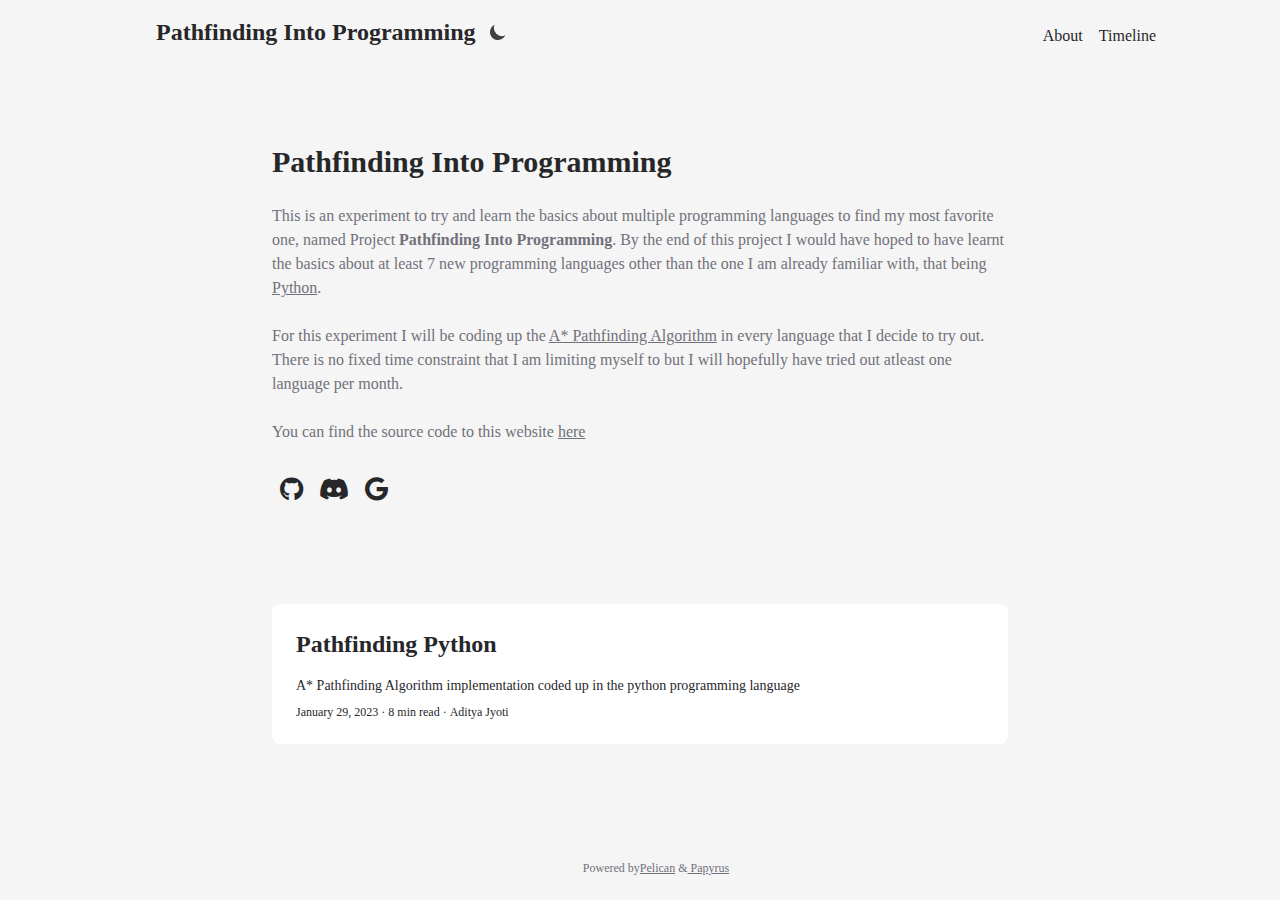
<file: index.html>
<!DOCTYPE html>
<html lang="english">

<head>
    <meta charset="utf-8" />
    <meta name="viewport" content="width=device-width, initial-scale=1.0" />
    <meta name="generator" content="Pelican" />
    <title> Pathfinding Into Programming </title>
    <link rel="stylesheet" href="https://cdnjs.cloudflare.com/ajax/libs/font-awesome/5.15.4/css/all.min.css" />
    <link rel="stylesheet" href="https://fonts.googleapis.com/css?family=Roboto+Slab|Ruda" />
    <link rel="stylesheet" type="text/css" href="https://pathfinding-into-programming.github.io/theme/css/main.css" />
    <link rel="stylesheet" type="text/css" href="https://pathfinding-into-programming.github.io/theme/css/pygment.css" />
    <link rel="stylesheet" href="https://pathfinding-into-programming.github.io/theme/css/stork.css">
    <link rel="stylesheet" media="screen and (prefers-color-scheme: dark)"
        href="https://pathfinding-into-programming.github.io/theme/css/stork-dark.css">
    <link
        href="https://pathfinding-into-programming.github.io/feeds/all.atom.xml"
        type="application/atom+xml" rel="alternate" title="Pathfinding Into Programming Atom Feed" />
    <script>
        if (localStorage.getItem('color-theme') === 'dark' || (!('color-theme' in localStorage) && window.matchMedia(
                '(prefers-color-scheme: dark)').matches)) {
            document.documentElement.classList.add('dark');
        } else {
            document.documentElement.classList.remove('dark')
        }
    </script>
</head>

<body class="min-h-screen flex flex-col max-w-7xl lg:max-w-none text-zinc-800 bg-neutral-100 
    dark:bg-neutral-900 dark:text-zinc-300 container mx-auto justify-center md:px-3 ">
    <nav class="sm:flex sm:justify-between xl:ml-32 pl-4 items-center">
        <div class="flex pt-4">
            <h1 class="font-semibold text-2xl"><a href="https://pathfinding-into-programming.github.io/">Pathfinding Into Programming</a></h1>
            <button id="theme-toggle" type="button"
                class="text-zinc-700 dark:text-zinc-400 rounded-full focus:outline-none text-sm ml-2 p-1">
                <svg id="theme-toggle-dark-icon" class="w-5 h-5 hidden" fill="currentColor" viewBox="0 0 20 20"
                    xmlns="http://www.w3.org/2000/svg">
                    <path d="M17.293 13.293A8 8 0 016.707 2.707a8.001 8.001 0 1010.586 10.586z"></path>
                </svg>
                <svg id="theme-toggle-light-icon" class="w-5 h-5 hidden" fill="currentColor" viewBox="0 0 20 20"
                    xmlns="http://www.w3.org/2000/svg">
                    <path
                        d="M10 2a1 1 0 011 1v1a1 1 0 11-2 0V3a1 1 0 011-1zm4 8a4 4 0 11-8 0 4 4 0 018 0zm-.464 4.95l.707.707a1 1 0 001.414-1.414l-.707-.707a1 1 0 00-1.414 1.414zm2.12-10.607a1 1 0 010 1.414l-.706.707a1 1 0 11-1.414-1.414l.707-.707a1 1 0 011.414 0zM17 11a1 1 0 100-2h-1a1 1 0 100 2h1zm-7 4a1 1 0 011 1v1a1 1 0 11-2 0v-1a1 1 0 011-1zM5.05 6.464A1 1 0 106.465 5.05l-.708-.707a1 1 0 00-1.414 1.414l.707.707zm1.414 8.486l-.707.707a1 1 0 01-1.414-1.414l.707-.707a1 1 0 011.414 1.414zM4 11a1 1 0 100-2H3a1 1 0 000 2h1z"
                        fill-rule="evenodd" clip-rule="evenodd"></path>
                </svg>
            </button>
        </div>
        <ul class="flex flex-wrap lg:mr-24 md:pt-0">
            <li class="mr-4 pt-6"><a  href="https://pathfinding-into-programming.github.io/pages/about.html">About</a></li>
            <li class="mr-4 pt-6"><a  href="https://pathfinding-into-programming.github.io/pages/timeline.html">Timeline</a></li>
        </ul>
    </nav>
    <div class="flex-grow md:max-w-screen-md md:mx-auto md:w-3/4 px-4">

<div class="my-12 md:my-24 text-zinc-800 dark:text-zinc-300">
  <h1 class="mb-6 text-3xl font-bold">Pathfinding Into Programming</h1>
    <p class="mb-8 text-zinc-500 dark:text-zinc-400"> 
This is an experiment to try and learn the basics about multiple 
programming languages to find my most favorite one, named Project 
<strong>Pathfinding Into Programming</strong>. By the end of this 
project I would have hoped to have learnt the basics about at least 
7 new programming languages other than the one I am already familiar 
with, that being <a class='underline' href='https://en.wikipedia.org/wiki/Python_(programming_language)'>Python</a>.
<br><br>
For this experiment I will be coding up the <a class='underline' 
href='https://en.wikipedia.org/wiki/A*_search_algorithm'>A* 
Pathfinding Algorithm</a> in every language that I decide to try
out. There is no fixed time constraint that I am limiting myself 
to but I will hopefully have tried out atleast one language per month.
<br><br>
You can find the source code to this website <a class='underline' 
href='https://github.com/Reverend-Toady/pathfinding-into-programming'>
here</a>
</p>
  <ul class="flex px-2 space-x-4 text-lg">
    <li><a href="https://github.com/Reverend-Toady"><i class="fab fa-github fa-lg" aria-hidden="true" target="_blank"
          rel="noopener noreferrer" title="github"></i></a></li>
    <li><a href="https://discordapp.com/users/593036316980019220"><i class="fab fa-discord fa-lg" aria-hidden="true" target="_blank"
          rel="noopener noreferrer" title="discord"></i></a></li>
    <li><a href="mailto:rev.toady.py@gmail.com"><i class="fab fa-google fa-lg" aria-hidden="true" target="_blank"
          rel="noopener noreferrer" title="google"></i></a></li>
  </ul>
</div>

<div class="py-1">
  <ul>
    <a href="https://pathfinding-into-programming.github.io/pathfinding-python.html" rel="bookmark" title="Permalink to Pathfinding Python">
      <li class="transition ease-in active:-translate-y-1 active:scale-110 duration-75">
        <div class="bg-white dark:bg-zinc-800 p-4 md:p-6 mb-4 rounded-lg">
          <header class="font-semibold text-2xl mb-2">
            <h1>Pathfinding Python</h1>
          </header>
          <div class="max-w-7xl container mx-auto my-4 justify-center overflow-hidden mb-2 text-sm text-zinc-800 dark:text-zinc-400
          prose lg:max-w-none prose-headings:text-zinc-800 prose-headings:dark:text-zinc-300 
          prose-h1:text-3xl prose-headings:font-semibold 
          prose-pre:bg-zinc-200 prose-pre:text-zinc-800
          dark:prose-pre:bg-zinc-800 dark:prose-pre:text-zinc-200
          prose-blockquote:text-zinc-800
          dark:prose-blockquote:text-zinc-200
          prose-a:text-gray-500
          dark:prose-a:text-gray-400
          dark:prose-strong:text-zinc-200 
          dark:prose-code:text-zinc-200
          dark:prose-code:bg-zinc-800
          prose-code:bg-zinc-200
          prose-code:font-light
          prose-img:rounded-md
          ">
            <p>A* Pathfinding Algorithm implementation coded up in the python programming language</p>
          </div>
          <div class="flex text-xs text-zinc-800 dark:text-zinc-400">
            <time>January 29, 2023</time>
            <div>
                <span>&nbsp;·&nbsp;8 min read</span>
            </div>
            <div>
                <span>&nbsp;·&nbsp;Aditya Jyoti</span>
            </div>
          </div>
      </li>
    </a>
  </ul>
</div>

    </div>
    <footer class="flex w-full text-xs justify-center mt-10 mb-6 text-zinc-500 dark:text-zinc-400">
        <div class="px-4">
        </div>
            <span></span>Powered by
            <a class="underline" href="https://getpelican.com/">Pelican</a>&nbsp;&
            <a class="underline" href="https://github.com/aleylara/Papyrus">&nbsp;Papyrus</a>
        </div>
    </footer>


    <script>
        let themeToggleDarkIcon = document.getElementById('theme-toggle-dark-icon');
        let themeToggleLightIcon = document.getElementById('theme-toggle-light-icon');
        if (localStorage.getItem('color-theme') === 'dark' || (!('color-theme' in localStorage) && window.matchMedia(
                '(prefers-color-scheme: dark)').matches)) {
            themeToggleLightIcon.classList.remove('hidden');
        } else {
            themeToggleDarkIcon.classList.remove('hidden');
        }
        let themeToggleBtn = document.getElementById('theme-toggle');
        themeToggleBtn.addEventListener('click', function () {
            themeToggleDarkIcon.classList.toggle('hidden');
            themeToggleLightIcon.classList.toggle('hidden');
            if (localStorage.getItem('color-theme')) {
                if (localStorage.getItem('color-theme') === 'light') {
                    document.documentElement.classList.add('dark');
                    localStorage.setItem('color-theme', 'dark');
                } else {
                    document.documentElement.classList.remove('dark');
                    localStorage.setItem('color-theme', 'light');
                }
            } else {
                if (document.documentElement.classList.contains('dark')) {
                    document.documentElement.classList.remove('dark');
                    localStorage.setItem('color-theme', 'light');
                } else {
                    document.documentElement.classList.add('dark');
                    localStorage.setItem('color-theme', 'dark');
                }
            }
        });
    </script>
</body>

</html>
</file>
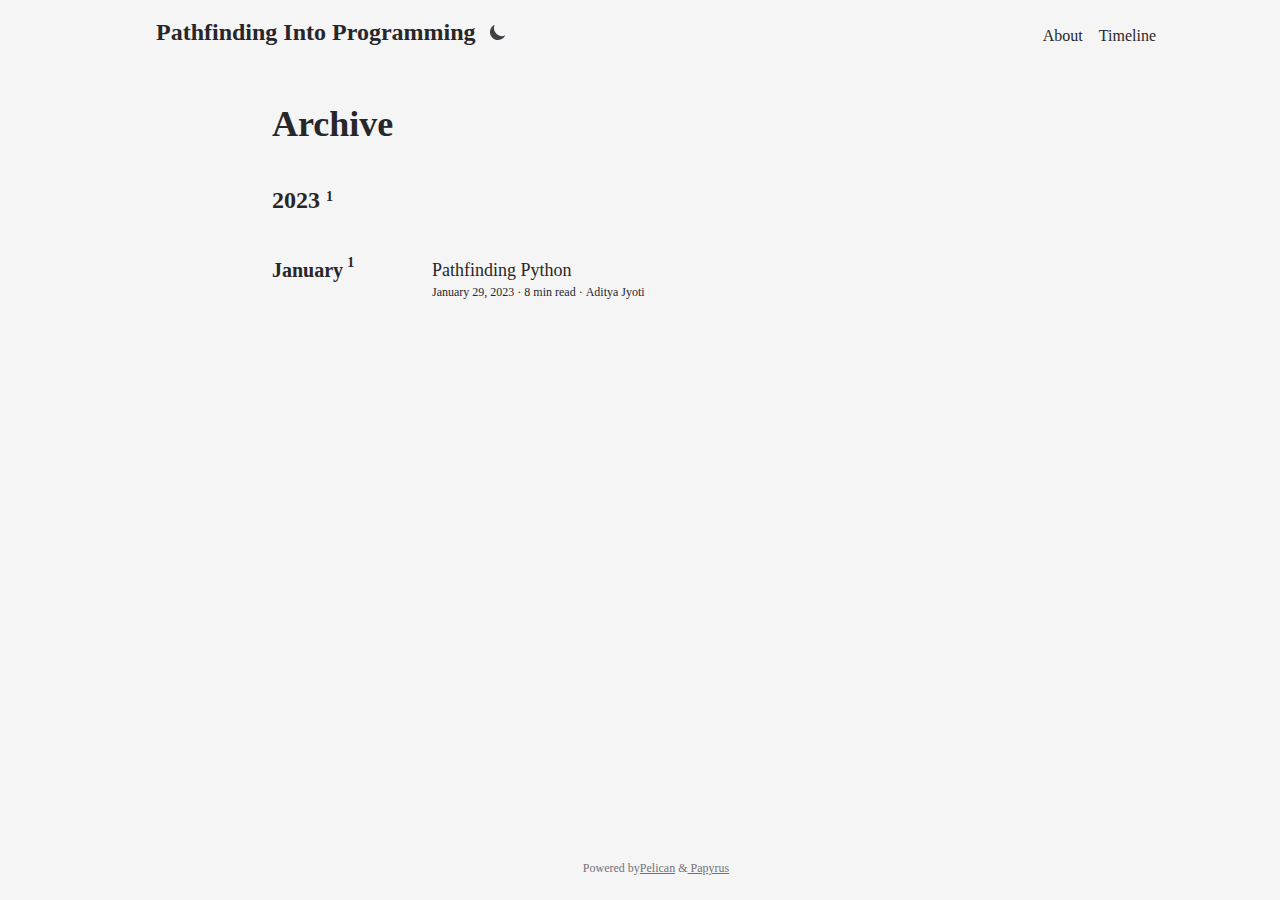
<file: archives.html>
<!DOCTYPE html>
<html lang="english">

<head>
    <meta charset="utf-8" />
    <meta name="viewport" content="width=device-width, initial-scale=1.0" />
    <meta name="generator" content="Pelican" />
    <title>Archive | Pathfinding Into Programming</title>
    <link rel="stylesheet" href="https://cdnjs.cloudflare.com/ajax/libs/font-awesome/5.15.4/css/all.min.css" />
    <link rel="stylesheet" href="https://fonts.googleapis.com/css?family=Roboto+Slab|Ruda" />
    <link rel="stylesheet" type="text/css" href="https://pathfinding-into-programming.github.io/theme/css/main.css" />
    <link rel="stylesheet" type="text/css" href="https://pathfinding-into-programming.github.io/theme/css/pygment.css" />
    <link rel="stylesheet" href="https://pathfinding-into-programming.github.io/theme/css/stork.css">
    <link rel="stylesheet" media="screen and (prefers-color-scheme: dark)"
        href="https://pathfinding-into-programming.github.io/theme/css/stork-dark.css">
    <link
        href="https://pathfinding-into-programming.github.io/feeds/all.atom.xml"
        type="application/atom+xml" rel="alternate" title="Pathfinding Into Programming Atom Feed" />
    <script>
        if (localStorage.getItem('color-theme') === 'dark' || (!('color-theme' in localStorage) && window.matchMedia(
                '(prefers-color-scheme: dark)').matches)) {
            document.documentElement.classList.add('dark');
        } else {
            document.documentElement.classList.remove('dark')
        }
    </script>
</head>

<body class="min-h-screen flex flex-col max-w-7xl lg:max-w-none text-zinc-800 bg-neutral-100 
    dark:bg-neutral-900 dark:text-zinc-300 container mx-auto justify-center md:px-3 ">
    <nav class="sm:flex sm:justify-between xl:ml-32 pl-4 items-center">
        <div class="flex pt-4">
            <h1 class="font-semibold text-2xl"><a href="https://pathfinding-into-programming.github.io/">Pathfinding Into Programming</a></h1>
            <button id="theme-toggle" type="button"
                class="text-zinc-700 dark:text-zinc-400 rounded-full focus:outline-none text-sm ml-2 p-1">
                <svg id="theme-toggle-dark-icon" class="w-5 h-5 hidden" fill="currentColor" viewBox="0 0 20 20"
                    xmlns="http://www.w3.org/2000/svg">
                    <path d="M17.293 13.293A8 8 0 016.707 2.707a8.001 8.001 0 1010.586 10.586z"></path>
                </svg>
                <svg id="theme-toggle-light-icon" class="w-5 h-5 hidden" fill="currentColor" viewBox="0 0 20 20"
                    xmlns="http://www.w3.org/2000/svg">
                    <path
                        d="M10 2a1 1 0 011 1v1a1 1 0 11-2 0V3a1 1 0 011-1zm4 8a4 4 0 11-8 0 4 4 0 018 0zm-.464 4.95l.707.707a1 1 0 001.414-1.414l-.707-.707a1 1 0 00-1.414 1.414zm2.12-10.607a1 1 0 010 1.414l-.706.707a1 1 0 11-1.414-1.414l.707-.707a1 1 0 011.414 0zM17 11a1 1 0 100-2h-1a1 1 0 100 2h1zm-7 4a1 1 0 011 1v1a1 1 0 11-2 0v-1a1 1 0 011-1zM5.05 6.464A1 1 0 106.465 5.05l-.708-.707a1 1 0 00-1.414 1.414l.707.707zm1.414 8.486l-.707.707a1 1 0 01-1.414-1.414l.707-.707a1 1 0 011.414 1.414zM4 11a1 1 0 100-2H3a1 1 0 000 2h1z"
                        fill-rule="evenodd" clip-rule="evenodd"></path>
                </svg>
            </button>
        </div>
        <ul class="flex flex-wrap lg:mr-24 md:pt-0">
            <li class="mr-4 pt-6"><a  href="https://pathfinding-into-programming.github.io/pages/about.html">About</a></li>
            <li class="mr-4 pt-6"><a  href="https://pathfinding-into-programming.github.io/pages/timeline.html">Timeline</a></li>
        </ul>
    </nav>
    <div class="flex-grow md:max-w-screen-md md:mx-auto md:w-3/4 px-4">

<div class="md:mt-14 text-zinc-800 dark:text-zinc-300 pb-6">
    <h1 class="font-bold text-4xl my-10">Archive</h1>
    <ul class=" flex-col">
        <h3 class="text-2xl font-semibold my-8">2023
            <sup class="text-sm text-zinc-800 dark:text-zinc-400">
                    1

            </sup>
        </h3>
        <div class="md:flex my-1">
            <time class="text-xl font-semibold flex mt-6 md:mt-2 md:w-40">January
                <sup class="text-sm m-1 text-zinc-800 dark:text-zinc-400">
                        1

                </sup>
            </time>
            <a href="https://pathfinding-into-programming.github.io/pathfinding-python.html">
                <li class="flex-1 md:mt-2"><span class="text-lg">Pathfinding Python</span><br>
                    <div class="flex text-xs text-zinc-800 dark:text-zinc-400">
                        <time>January 29, 2023</time>
                        <div>
                            <span>&nbsp;·&nbsp;8 min read</span>
                        </div>
                        <div>
                            <span>&nbsp;·&nbsp;Aditya Jyoti</span>
                        </div>
                    </div>
                </li>
            </a>
        </div>
    </ul>
</div>

    </div>
    <footer class="flex w-full text-xs justify-center mt-10 mb-6 text-zinc-500 dark:text-zinc-400">
        <div class="px-4">
        </div>
            <span></span>Powered by
            <a class="underline" href="https://getpelican.com/">Pelican</a>&nbsp;&
            <a class="underline" href="https://github.com/aleylara/Papyrus">&nbsp;Papyrus</a>
        </div>
    </footer>


    <script>
        let themeToggleDarkIcon = document.getElementById('theme-toggle-dark-icon');
        let themeToggleLightIcon = document.getElementById('theme-toggle-light-icon');
        if (localStorage.getItem('color-theme') === 'dark' || (!('color-theme' in localStorage) && window.matchMedia(
                '(prefers-color-scheme: dark)').matches)) {
            themeToggleLightIcon.classList.remove('hidden');
        } else {
            themeToggleDarkIcon.classList.remove('hidden');
        }
        let themeToggleBtn = document.getElementById('theme-toggle');
        themeToggleBtn.addEventListener('click', function () {
            themeToggleDarkIcon.classList.toggle('hidden');
            themeToggleLightIcon.classList.toggle('hidden');
            if (localStorage.getItem('color-theme')) {
                if (localStorage.getItem('color-theme') === 'light') {
                    document.documentElement.classList.add('dark');
                    localStorage.setItem('color-theme', 'dark');
                } else {
                    document.documentElement.classList.remove('dark');
                    localStorage.setItem('color-theme', 'light');
                }
            } else {
                if (document.documentElement.classList.contains('dark')) {
                    document.documentElement.classList.remove('dark');
                    localStorage.setItem('color-theme', 'light');
                } else {
                    document.documentElement.classList.add('dark');
                    localStorage.setItem('color-theme', 'dark');
                }
            }
        });
    </script>
</body>

</html>
</file>
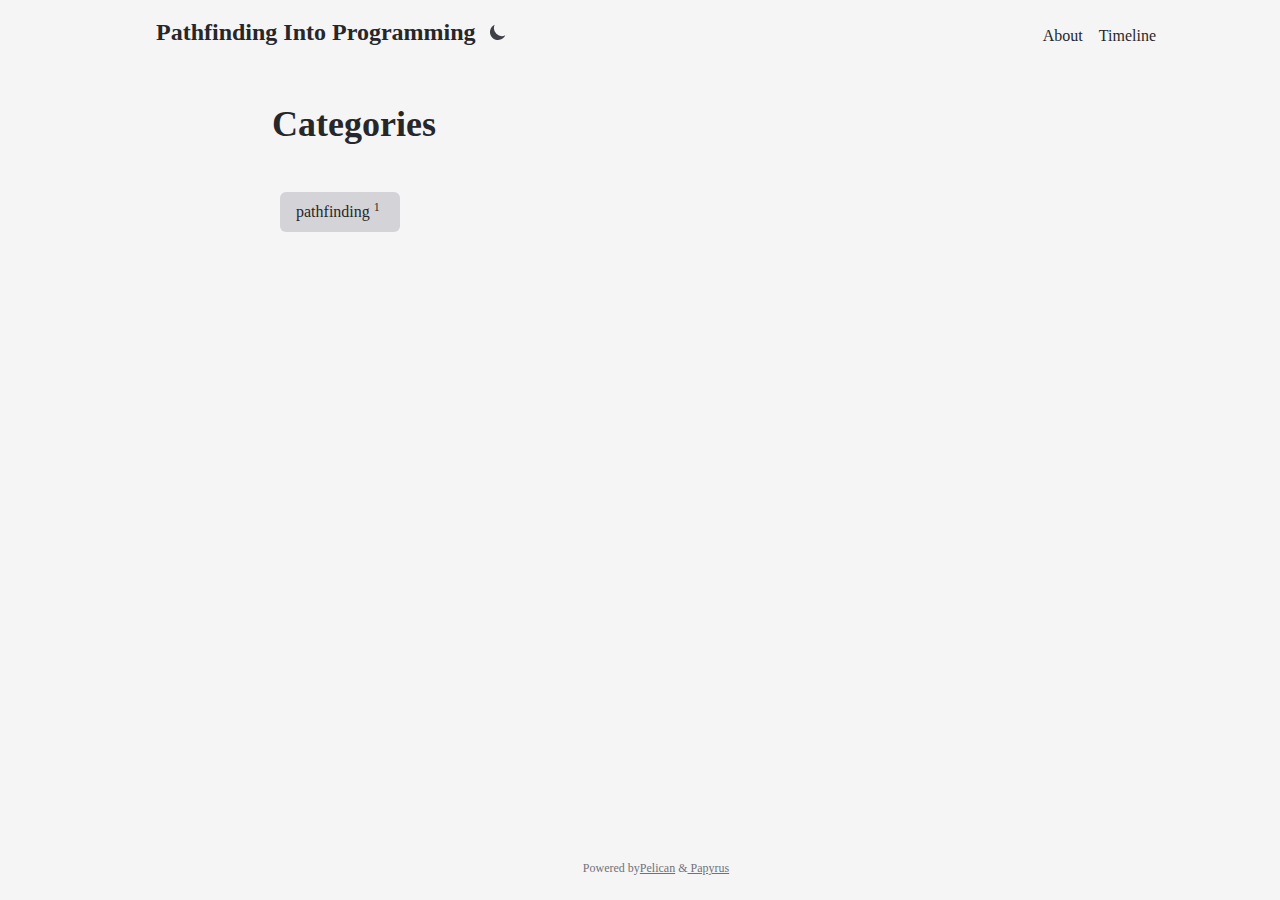
<file: categories.html>
<!DOCTYPE html>
<html lang="english">

<head>
    <meta charset="utf-8" />
    <meta name="viewport" content="width=device-width, initial-scale=1.0" />
    <meta name="generator" content="Pelican" />
    <title>Pathfinding Into Programming | Categories</title>
    <link rel="stylesheet" href="https://cdnjs.cloudflare.com/ajax/libs/font-awesome/5.15.4/css/all.min.css" />
    <link rel="stylesheet" href="https://fonts.googleapis.com/css?family=Roboto+Slab|Ruda" />
    <link rel="stylesheet" type="text/css" href="https://pathfinding-into-programming.github.io/theme/css/main.css" />
    <link rel="stylesheet" type="text/css" href="https://pathfinding-into-programming.github.io/theme/css/pygment.css" />
    <link rel="stylesheet" href="https://pathfinding-into-programming.github.io/theme/css/stork.css">
    <link rel="stylesheet" media="screen and (prefers-color-scheme: dark)"
        href="https://pathfinding-into-programming.github.io/theme/css/stork-dark.css">
    <link
        href="https://pathfinding-into-programming.github.io/feeds/all.atom.xml"
        type="application/atom+xml" rel="alternate" title="Pathfinding Into Programming Atom Feed" />
    <script>
        if (localStorage.getItem('color-theme') === 'dark' || (!('color-theme' in localStorage) && window.matchMedia(
                '(prefers-color-scheme: dark)').matches)) {
            document.documentElement.classList.add('dark');
        } else {
            document.documentElement.classList.remove('dark')
        }
    </script>
</head>

<body class="min-h-screen flex flex-col max-w-7xl lg:max-w-none text-zinc-800 bg-neutral-100 
    dark:bg-neutral-900 dark:text-zinc-300 container mx-auto justify-center md:px-3 ">
    <nav class="sm:flex sm:justify-between xl:ml-32 pl-4 items-center">
        <div class="flex pt-4">
            <h1 class="font-semibold text-2xl"><a href="https://pathfinding-into-programming.github.io/">Pathfinding Into Programming</a></h1>
            <button id="theme-toggle" type="button"
                class="text-zinc-700 dark:text-zinc-400 rounded-full focus:outline-none text-sm ml-2 p-1">
                <svg id="theme-toggle-dark-icon" class="w-5 h-5 hidden" fill="currentColor" viewBox="0 0 20 20"
                    xmlns="http://www.w3.org/2000/svg">
                    <path d="M17.293 13.293A8 8 0 016.707 2.707a8.001 8.001 0 1010.586 10.586z"></path>
                </svg>
                <svg id="theme-toggle-light-icon" class="w-5 h-5 hidden" fill="currentColor" viewBox="0 0 20 20"
                    xmlns="http://www.w3.org/2000/svg">
                    <path
                        d="M10 2a1 1 0 011 1v1a1 1 0 11-2 0V3a1 1 0 011-1zm4 8a4 4 0 11-8 0 4 4 0 018 0zm-.464 4.95l.707.707a1 1 0 001.414-1.414l-.707-.707a1 1 0 00-1.414 1.414zm2.12-10.607a1 1 0 010 1.414l-.706.707a1 1 0 11-1.414-1.414l.707-.707a1 1 0 011.414 0zM17 11a1 1 0 100-2h-1a1 1 0 100 2h1zm-7 4a1 1 0 011 1v1a1 1 0 11-2 0v-1a1 1 0 011-1zM5.05 6.464A1 1 0 106.465 5.05l-.708-.707a1 1 0 00-1.414 1.414l.707.707zm1.414 8.486l-.707.707a1 1 0 01-1.414-1.414l.707-.707a1 1 0 011.414 1.414zM4 11a1 1 0 100-2H3a1 1 0 000 2h1z"
                        fill-rule="evenodd" clip-rule="evenodd"></path>
                </svg>
            </button>
        </div>
        <ul class="flex flex-wrap lg:mr-24 md:pt-0">
            <li class="mr-4 pt-6"><a  href="https://pathfinding-into-programming.github.io/pages/about.html">About</a></li>
            <li class="mr-4 pt-6"><a  href="https://pathfinding-into-programming.github.io/pages/timeline.html">Timeline</a></li>
        </ul>
    </nav>
    <div class="flex-grow md:max-w-screen-md md:mx-auto md:w-3/4 px-4">

<div class="mb-12 md:mt-14 text-zinc-800 dark:text-zinc-300">
    <h1 class="font-bold text-4xl my-10">Categories</h1>
    <ul class="flex flex-wrap font-medium">
        <a href="https://pathfinding-into-programming.github.io/category/pathfinding.html">
            <li
                class="bg-zinc-300 dark:bg-neutral-700 text-zinc-800 dark:text-zinc-300 hover:bg-zinc-400 dark:hover:bg-zinc-800 m-2 py-2 px-2 md:px-4 rounded-md transition ease-in active:-translate-y-1 active:scale-110 duration-75">
                pathfinding<sup class="p-1">1</sup></li>
        </a>
    </ul>
</div>

    </div>
    <footer class="flex w-full text-xs justify-center mt-10 mb-6 text-zinc-500 dark:text-zinc-400">
        <div class="px-4">
        </div>
            <span></span>Powered by
            <a class="underline" href="https://getpelican.com/">Pelican</a>&nbsp;&
            <a class="underline" href="https://github.com/aleylara/Papyrus">&nbsp;Papyrus</a>
        </div>
    </footer>


    <script>
        let themeToggleDarkIcon = document.getElementById('theme-toggle-dark-icon');
        let themeToggleLightIcon = document.getElementById('theme-toggle-light-icon');
        if (localStorage.getItem('color-theme') === 'dark' || (!('color-theme' in localStorage) && window.matchMedia(
                '(prefers-color-scheme: dark)').matches)) {
            themeToggleLightIcon.classList.remove('hidden');
        } else {
            themeToggleDarkIcon.classList.remove('hidden');
        }
        let themeToggleBtn = document.getElementById('theme-toggle');
        themeToggleBtn.addEventListener('click', function () {
            themeToggleDarkIcon.classList.toggle('hidden');
            themeToggleLightIcon.classList.toggle('hidden');
            if (localStorage.getItem('color-theme')) {
                if (localStorage.getItem('color-theme') === 'light') {
                    document.documentElement.classList.add('dark');
                    localStorage.setItem('color-theme', 'dark');
                } else {
                    document.documentElement.classList.remove('dark');
                    localStorage.setItem('color-theme', 'light');
                }
            } else {
                if (document.documentElement.classList.contains('dark')) {
                    document.documentElement.classList.remove('dark');
                    localStorage.setItem('color-theme', 'light');
                } else {
                    document.documentElement.classList.add('dark');
                    localStorage.setItem('color-theme', 'dark');
                }
            }
        });
    </script>
</body>

</html>
</file>
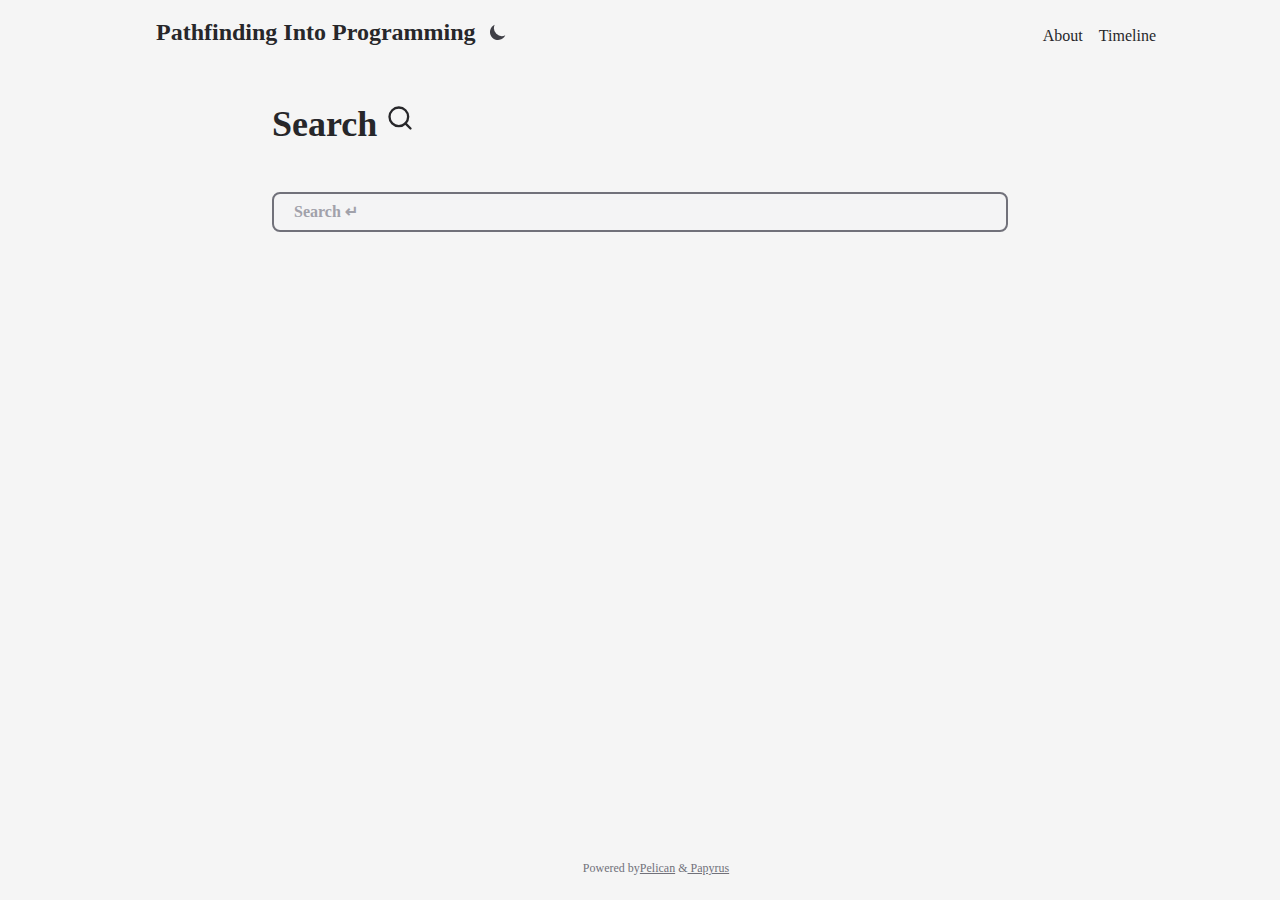
<file: search.html>
<!DOCTYPE html>
<html lang="english">

<head>
    <meta charset="utf-8" />
    <meta name="viewport" content="width=device-width, initial-scale=1.0" />
    <meta name="generator" content="Pelican" />
    <title>Search | Pathfinding Into Programming</title>
    <link rel="stylesheet" href="https://cdnjs.cloudflare.com/ajax/libs/font-awesome/5.15.4/css/all.min.css" />
    <link rel="stylesheet" href="https://fonts.googleapis.com/css?family=Roboto+Slab|Ruda" />
    <link rel="stylesheet" type="text/css" href="https://pathfinding-into-programming.github.io/theme/css/main.css" />
    <link rel="stylesheet" type="text/css" href="https://pathfinding-into-programming.github.io/theme/css/pygment.css" />
    <link rel="stylesheet" href="https://pathfinding-into-programming.github.io/theme/css/stork.css">
    <link rel="stylesheet" media="screen and (prefers-color-scheme: dark)"
        href="https://pathfinding-into-programming.github.io/theme/css/stork-dark.css">
    <link
        href="https://pathfinding-into-programming.github.io/feeds/all.atom.xml"
        type="application/atom+xml" rel="alternate" title="Pathfinding Into Programming Atom Feed" />
    <script>
        if (localStorage.getItem('color-theme') === 'dark' || (!('color-theme' in localStorage) && window.matchMedia(
                '(prefers-color-scheme: dark)').matches)) {
            document.documentElement.classList.add('dark');
        } else {
            document.documentElement.classList.remove('dark')
        }
    </script>
</head>

<body class="min-h-screen flex flex-col max-w-7xl lg:max-w-none text-zinc-800 bg-neutral-100 
    dark:bg-neutral-900 dark:text-zinc-300 container mx-auto justify-center md:px-3 ">
    <nav class="sm:flex sm:justify-between xl:ml-32 pl-4 items-center">
        <div class="flex pt-4">
            <h1 class="font-semibold text-2xl"><a href="https://pathfinding-into-programming.github.io/">Pathfinding Into Programming</a></h1>
            <button id="theme-toggle" type="button"
                class="text-zinc-700 dark:text-zinc-400 rounded-full focus:outline-none text-sm ml-2 p-1">
                <svg id="theme-toggle-dark-icon" class="w-5 h-5 hidden" fill="currentColor" viewBox="0 0 20 20"
                    xmlns="http://www.w3.org/2000/svg">
                    <path d="M17.293 13.293A8 8 0 016.707 2.707a8.001 8.001 0 1010.586 10.586z"></path>
                </svg>
                <svg id="theme-toggle-light-icon" class="w-5 h-5 hidden" fill="currentColor" viewBox="0 0 20 20"
                    xmlns="http://www.w3.org/2000/svg">
                    <path
                        d="M10 2a1 1 0 011 1v1a1 1 0 11-2 0V3a1 1 0 011-1zm4 8a4 4 0 11-8 0 4 4 0 018 0zm-.464 4.95l.707.707a1 1 0 001.414-1.414l-.707-.707a1 1 0 00-1.414 1.414zm2.12-10.607a1 1 0 010 1.414l-.706.707a1 1 0 11-1.414-1.414l.707-.707a1 1 0 011.414 0zM17 11a1 1 0 100-2h-1a1 1 0 100 2h1zm-7 4a1 1 0 011 1v1a1 1 0 11-2 0v-1a1 1 0 011-1zM5.05 6.464A1 1 0 106.465 5.05l-.708-.707a1 1 0 00-1.414 1.414l.707.707zm1.414 8.486l-.707.707a1 1 0 01-1.414-1.414l.707-.707a1 1 0 011.414 1.414zM4 11a1 1 0 100-2H3a1 1 0 000 2h1z"
                        fill-rule="evenodd" clip-rule="evenodd"></path>
                </svg>
            </button>
        </div>
        <ul class="flex flex-wrap lg:mr-24 md:pt-0">
            <li class="mr-4 pt-6"><a  href="https://pathfinding-into-programming.github.io/pages/about.html">About</a></li>
            <li class="mr-4 pt-6"><a  href="https://pathfinding-into-programming.github.io/pages/timeline.html">Timeline</a></li>
        </ul>
    </nav>
    <div class="flex-grow md:max-w-screen-md md:mx-auto md:w-3/4 px-4">

<div class="relative mb-12 md:mt-14 text-zinc-800 dark:text-zinc-300">
    <h1 class="flex font-bold my-10 text-4xl mb-12 md:my-12 text-zinc-800 dark:text-zinc-300">Search&nbsp;
        <svg xmlns="http://www.w3.org/2000/svg" width="28" height="28" viewBox="0 0 24 24" fill="none"
            stroke="currentcolor" stroke-width="2" stroke-linecap="round" stroke-linejoin="round">
            <circle cx="11" cy="11" r="8"></circle>
            <line x1="21" y1="21" x2="16.65" y2="16.65"></line>
        </svg>
    </h1>
    <div class="stork-wrapper">
        <input
            class="font-semibold h-10 w-full border-2 border-zinc-500  bg-zinc-100 dark:bg-zinc-800 placeholder-zinc-400 dark:placeholder-zinc-300 focus:border-zinc-500 focus:outline-none rounded-lg pl-4"
            data-stork="sitesearch" autofocus="" placeholder=" Search ↵" aria-label="search" type="search">
        <div data-stork="sitesearch-output" class=""></div>
    </div>
</div>

    </div>
    <footer class="flex w-full text-xs justify-center mt-10 mb-6 text-zinc-500 dark:text-zinc-400">
        <div class="px-4">
        </div>
            <span></span>Powered by
            <a class="underline" href="https://getpelican.com/">Pelican</a>&nbsp;&
            <a class="underline" href="https://github.com/aleylara/Papyrus">&nbsp;Papyrus</a>
        </div>
    </footer>


    <script>
        let themeToggleDarkIcon = document.getElementById('theme-toggle-dark-icon');
        let themeToggleLightIcon = document.getElementById('theme-toggle-light-icon');
        if (localStorage.getItem('color-theme') === 'dark' || (!('color-theme' in localStorage) && window.matchMedia(
                '(prefers-color-scheme: dark)').matches)) {
            themeToggleLightIcon.classList.remove('hidden');
        } else {
            themeToggleDarkIcon.classList.remove('hidden');
        }
        let themeToggleBtn = document.getElementById('theme-toggle');
        themeToggleBtn.addEventListener('click', function () {
            themeToggleDarkIcon.classList.toggle('hidden');
            themeToggleLightIcon.classList.toggle('hidden');
            if (localStorage.getItem('color-theme')) {
                if (localStorage.getItem('color-theme') === 'light') {
                    document.documentElement.classList.add('dark');
                    localStorage.setItem('color-theme', 'dark');
                } else {
                    document.documentElement.classList.remove('dark');
                    localStorage.setItem('color-theme', 'light');
                }
            } else {
                if (document.documentElement.classList.contains('dark')) {
                    document.documentElement.classList.remove('dark');
                    localStorage.setItem('color-theme', 'light');
                } else {
                    document.documentElement.classList.add('dark');
                    localStorage.setItem('color-theme', 'dark');
                }
            }
        });
    </script>
    <script src="https://files.stork-search.net/releases/v1.4.2/stork.js"></script>
    <script>
        stork.register("sitesearch", "https://pathfinding-into-programming.github.io/search-index.st")
    </script>
</body>

</html>
</file>
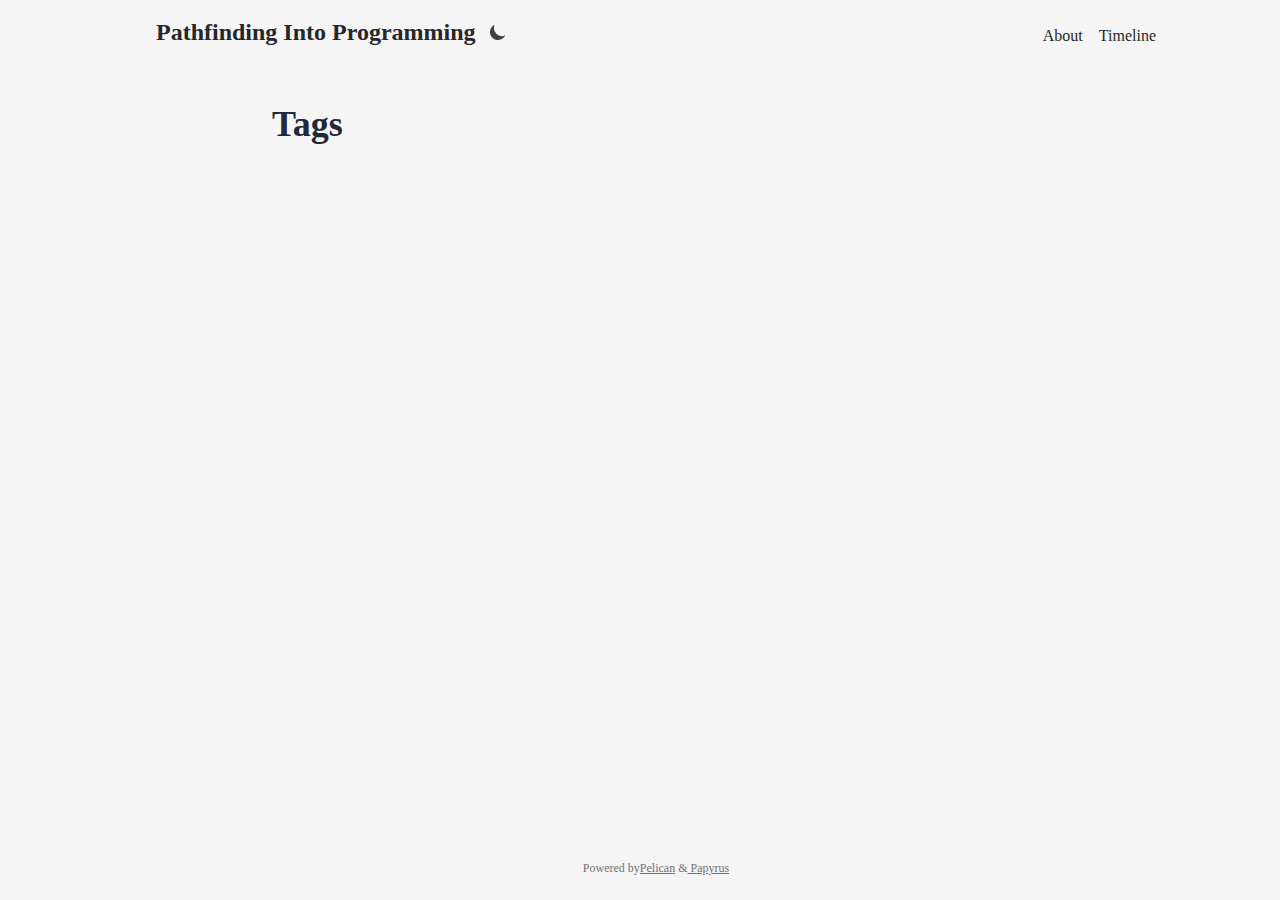
<file: tags.html>
<!DOCTYPE html>
<html lang="english">

<head>
    <meta charset="utf-8" />
    <meta name="viewport" content="width=device-width, initial-scale=1.0" />
    <meta name="generator" content="Pelican" />
    <title>Pathfinding Into Programming | Tags</title>
    <link rel="stylesheet" href="https://cdnjs.cloudflare.com/ajax/libs/font-awesome/5.15.4/css/all.min.css" />
    <link rel="stylesheet" href="https://fonts.googleapis.com/css?family=Roboto+Slab|Ruda" />
    <link rel="stylesheet" type="text/css" href="https://pathfinding-into-programming.github.io/theme/css/main.css" />
    <link rel="stylesheet" type="text/css" href="https://pathfinding-into-programming.github.io/theme/css/pygment.css" />
    <link rel="stylesheet" href="https://pathfinding-into-programming.github.io/theme/css/stork.css">
    <link rel="stylesheet" media="screen and (prefers-color-scheme: dark)"
        href="https://pathfinding-into-programming.github.io/theme/css/stork-dark.css">
    <link
        href="https://pathfinding-into-programming.github.io/feeds/all.atom.xml"
        type="application/atom+xml" rel="alternate" title="Pathfinding Into Programming Atom Feed" />
    <script>
        if (localStorage.getItem('color-theme') === 'dark' || (!('color-theme' in localStorage) && window.matchMedia(
                '(prefers-color-scheme: dark)').matches)) {
            document.documentElement.classList.add('dark');
        } else {
            document.documentElement.classList.remove('dark')
        }
    </script>
</head>

<body class="min-h-screen flex flex-col max-w-7xl lg:max-w-none text-zinc-800 bg-neutral-100 
    dark:bg-neutral-900 dark:text-zinc-300 container mx-auto justify-center md:px-3 ">
    <nav class="sm:flex sm:justify-between xl:ml-32 pl-4 items-center">
        <div class="flex pt-4">
            <h1 class="font-semibold text-2xl"><a href="https://pathfinding-into-programming.github.io/">Pathfinding Into Programming</a></h1>
            <button id="theme-toggle" type="button"
                class="text-zinc-700 dark:text-zinc-400 rounded-full focus:outline-none text-sm ml-2 p-1">
                <svg id="theme-toggle-dark-icon" class="w-5 h-5 hidden" fill="currentColor" viewBox="0 0 20 20"
                    xmlns="http://www.w3.org/2000/svg">
                    <path d="M17.293 13.293A8 8 0 016.707 2.707a8.001 8.001 0 1010.586 10.586z"></path>
                </svg>
                <svg id="theme-toggle-light-icon" class="w-5 h-5 hidden" fill="currentColor" viewBox="0 0 20 20"
                    xmlns="http://www.w3.org/2000/svg">
                    <path
                        d="M10 2a1 1 0 011 1v1a1 1 0 11-2 0V3a1 1 0 011-1zm4 8a4 4 0 11-8 0 4 4 0 018 0zm-.464 4.95l.707.707a1 1 0 001.414-1.414l-.707-.707a1 1 0 00-1.414 1.414zm2.12-10.607a1 1 0 010 1.414l-.706.707a1 1 0 11-1.414-1.414l.707-.707a1 1 0 011.414 0zM17 11a1 1 0 100-2h-1a1 1 0 100 2h1zm-7 4a1 1 0 011 1v1a1 1 0 11-2 0v-1a1 1 0 011-1zM5.05 6.464A1 1 0 106.465 5.05l-.708-.707a1 1 0 00-1.414 1.414l.707.707zm1.414 8.486l-.707.707a1 1 0 01-1.414-1.414l.707-.707a1 1 0 011.414 1.414zM4 11a1 1 0 100-2H3a1 1 0 000 2h1z"
                        fill-rule="evenodd" clip-rule="evenodd"></path>
                </svg>
            </button>
        </div>
        <ul class="flex flex-wrap lg:mr-24 md:pt-0">
            <li class="mr-4 pt-6"><a  href="https://pathfinding-into-programming.github.io/pages/about.html">About</a></li>
            <li class="mr-4 pt-6"><a  href="https://pathfinding-into-programming.github.io/pages/timeline.html">Timeline</a></li>
        </ul>
    </nav>
    <div class="flex-grow md:max-w-screen-md md:mx-auto md:w-3/4 px-4">

<div class="mb-12 md:mt-14 text-gray-800 dark:text-gray-300">
    <h1 class="font-bold text-4xl my-10">Tags</h1>
    <ul class="flex flex-wrap font-medium">
    </ul>
</div>

    </div>
    <footer class="flex w-full text-xs justify-center mt-10 mb-6 text-zinc-500 dark:text-zinc-400">
        <div class="px-4">
        </div>
            <span></span>Powered by
            <a class="underline" href="https://getpelican.com/">Pelican</a>&nbsp;&
            <a class="underline" href="https://github.com/aleylara/Papyrus">&nbsp;Papyrus</a>
        </div>
    </footer>


    <script>
        let themeToggleDarkIcon = document.getElementById('theme-toggle-dark-icon');
        let themeToggleLightIcon = document.getElementById('theme-toggle-light-icon');
        if (localStorage.getItem('color-theme') === 'dark' || (!('color-theme' in localStorage) && window.matchMedia(
                '(prefers-color-scheme: dark)').matches)) {
            themeToggleLightIcon.classList.remove('hidden');
        } else {
            themeToggleDarkIcon.classList.remove('hidden');
        }
        let themeToggleBtn = document.getElementById('theme-toggle');
        themeToggleBtn.addEventListener('click', function () {
            themeToggleDarkIcon.classList.toggle('hidden');
            themeToggleLightIcon.classList.toggle('hidden');
            if (localStorage.getItem('color-theme')) {
                if (localStorage.getItem('color-theme') === 'light') {
                    document.documentElement.classList.add('dark');
                    localStorage.setItem('color-theme', 'dark');
                } else {
                    document.documentElement.classList.remove('dark');
                    localStorage.setItem('color-theme', 'light');
                }
            } else {
                if (document.documentElement.classList.contains('dark')) {
                    document.documentElement.classList.remove('dark');
                    localStorage.setItem('color-theme', 'light');
                } else {
                    document.documentElement.classList.add('dark');
                    localStorage.setItem('color-theme', 'dark');
                }
            }
        });
    </script>
</body>

</html>
</file>
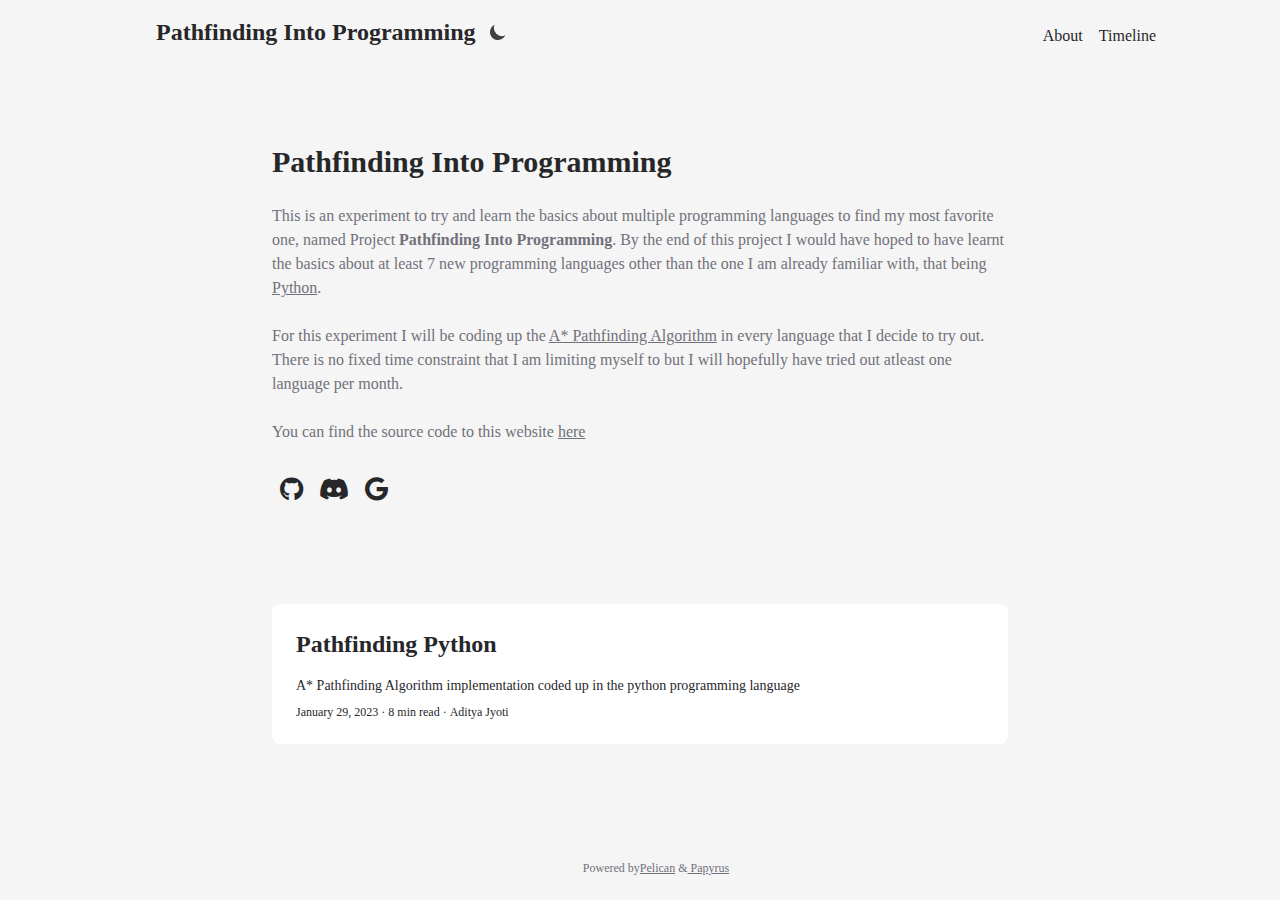
<file: author/aditya-jyoti.html>
<!DOCTYPE html>
<html lang="english">

<head>
    <meta charset="utf-8" />
    <meta name="viewport" content="width=device-width, initial-scale=1.0" />
    <meta name="generator" content="Pelican" />
    <title>Pathfinding Into Programming - Aditya Jyoti</title>
    <link rel="stylesheet" href="https://cdnjs.cloudflare.com/ajax/libs/font-awesome/5.15.4/css/all.min.css" />
    <link rel="stylesheet" href="https://fonts.googleapis.com/css?family=Roboto+Slab|Ruda" />
    <link rel="stylesheet" type="text/css" href="https://pathfinding-into-programming.github.io/theme/css/main.css" />
    <link rel="stylesheet" type="text/css" href="https://pathfinding-into-programming.github.io/theme/css/pygment.css" />
    <link rel="stylesheet" href="https://pathfinding-into-programming.github.io/theme/css/stork.css">
    <link rel="stylesheet" media="screen and (prefers-color-scheme: dark)"
        href="https://pathfinding-into-programming.github.io/theme/css/stork-dark.css">
    <link
        href="https://pathfinding-into-programming.github.io/feeds/all.atom.xml"
        type="application/atom+xml" rel="alternate" title="Pathfinding Into Programming Atom Feed" />
    <script>
        if (localStorage.getItem('color-theme') === 'dark' || (!('color-theme' in localStorage) && window.matchMedia(
                '(prefers-color-scheme: dark)').matches)) {
            document.documentElement.classList.add('dark');
        } else {
            document.documentElement.classList.remove('dark')
        }
    </script>
</head>

<body class="min-h-screen flex flex-col max-w-7xl lg:max-w-none text-zinc-800 bg-neutral-100 
    dark:bg-neutral-900 dark:text-zinc-300 container mx-auto justify-center md:px-3 ">
    <nav class="sm:flex sm:justify-between xl:ml-32 pl-4 items-center">
        <div class="flex pt-4">
            <h1 class="font-semibold text-2xl"><a href="https://pathfinding-into-programming.github.io/">Pathfinding Into Programming</a></h1>
            <button id="theme-toggle" type="button"
                class="text-zinc-700 dark:text-zinc-400 rounded-full focus:outline-none text-sm ml-2 p-1">
                <svg id="theme-toggle-dark-icon" class="w-5 h-5 hidden" fill="currentColor" viewBox="0 0 20 20"
                    xmlns="http://www.w3.org/2000/svg">
                    <path d="M17.293 13.293A8 8 0 016.707 2.707a8.001 8.001 0 1010.586 10.586z"></path>
                </svg>
                <svg id="theme-toggle-light-icon" class="w-5 h-5 hidden" fill="currentColor" viewBox="0 0 20 20"
                    xmlns="http://www.w3.org/2000/svg">
                    <path
                        d="M10 2a1 1 0 011 1v1a1 1 0 11-2 0V3a1 1 0 011-1zm4 8a4 4 0 11-8 0 4 4 0 018 0zm-.464 4.95l.707.707a1 1 0 001.414-1.414l-.707-.707a1 1 0 00-1.414 1.414zm2.12-10.607a1 1 0 010 1.414l-.706.707a1 1 0 11-1.414-1.414l.707-.707a1 1 0 011.414 0zM17 11a1 1 0 100-2h-1a1 1 0 100 2h1zm-7 4a1 1 0 011 1v1a1 1 0 11-2 0v-1a1 1 0 011-1zM5.05 6.464A1 1 0 106.465 5.05l-.708-.707a1 1 0 00-1.414 1.414l.707.707zm1.414 8.486l-.707.707a1 1 0 01-1.414-1.414l.707-.707a1 1 0 011.414 1.414zM4 11a1 1 0 100-2H3a1 1 0 000 2h1z"
                        fill-rule="evenodd" clip-rule="evenodd"></path>
                </svg>
            </button>
        </div>
        <ul class="flex flex-wrap lg:mr-24 md:pt-0">
            <li class="mr-4 pt-6"><a  href="https://pathfinding-into-programming.github.io/pages/about.html">About</a></li>
            <li class="mr-4 pt-6"><a  href="https://pathfinding-into-programming.github.io/pages/timeline.html">Timeline</a></li>
        </ul>
    </nav>
    <div class="flex-grow md:max-w-screen-md md:mx-auto md:w-3/4 px-4">

<div class="my-12 md:my-24 text-zinc-800 dark:text-zinc-300">
  <h1 class="mb-6 text-3xl font-bold">Pathfinding Into Programming</h1>
    <p class="mb-8 text-zinc-500 dark:text-zinc-400"> 
This is an experiment to try and learn the basics about multiple 
programming languages to find my most favorite one, named Project 
<strong>Pathfinding Into Programming</strong>. By the end of this 
project I would have hoped to have learnt the basics about at least 
7 new programming languages other than the one I am already familiar 
with, that being <a class='underline' href='https://en.wikipedia.org/wiki/Python_(programming_language)'>Python</a>.
<br><br>
For this experiment I will be coding up the <a class='underline' 
href='https://en.wikipedia.org/wiki/A*_search_algorithm'>A* 
Pathfinding Algorithm</a> in every language that I decide to try
out. There is no fixed time constraint that I am limiting myself 
to but I will hopefully have tried out atleast one language per month.
<br><br>
You can find the source code to this website <a class='underline' 
href='https://github.com/Reverend-Toady/pathfinding-into-programming'>
here</a>
</p>
  <ul class="flex px-2 space-x-4 text-lg">
    <li><a href="https://github.com/Reverend-Toady"><i class="fab fa-github fa-lg" aria-hidden="true" target="_blank"
          rel="noopener noreferrer" title="github"></i></a></li>
    <li><a href="https://discordapp.com/users/593036316980019220"><i class="fab fa-discord fa-lg" aria-hidden="true" target="_blank"
          rel="noopener noreferrer" title="discord"></i></a></li>
    <li><a href="mailto:rev.toady.py@gmail.com"><i class="fab fa-google fa-lg" aria-hidden="true" target="_blank"
          rel="noopener noreferrer" title="google"></i></a></li>
  </ul>
</div>

<div class="py-1">
  <ul>
    <a href="https://pathfinding-into-programming.github.io/pathfinding-python.html" rel="bookmark" title="Permalink to Pathfinding Python">
      <li class="transition ease-in active:-translate-y-1 active:scale-110 duration-75">
        <div class="bg-white dark:bg-zinc-800 p-4 md:p-6 mb-4 rounded-lg">
          <header class="font-semibold text-2xl mb-2">
            <h1>Pathfinding Python</h1>
          </header>
          <div class="max-w-7xl container mx-auto my-4 justify-center overflow-hidden mb-2 text-sm text-zinc-800 dark:text-zinc-400
          prose lg:max-w-none prose-headings:text-zinc-800 prose-headings:dark:text-zinc-300 
          prose-h1:text-3xl prose-headings:font-semibold 
          prose-pre:bg-zinc-200 prose-pre:text-zinc-800
          dark:prose-pre:bg-zinc-800 dark:prose-pre:text-zinc-200
          prose-blockquote:text-zinc-800
          dark:prose-blockquote:text-zinc-200
          prose-a:text-gray-500
          dark:prose-a:text-gray-400
          dark:prose-strong:text-zinc-200 
          dark:prose-code:text-zinc-200
          dark:prose-code:bg-zinc-800
          prose-code:bg-zinc-200
          prose-code:font-light
          prose-img:rounded-md
          ">
            <p>A* Pathfinding Algorithm implementation coded up in the python programming language</p>
          </div>
          <div class="flex text-xs text-zinc-800 dark:text-zinc-400">
            <time>January 29, 2023</time>
            <div>
                <span>&nbsp;·&nbsp;8 min read</span>
            </div>
            <div>
                <span>&nbsp;·&nbsp;Aditya Jyoti</span>
            </div>
          </div>
      </li>
    </a>
  </ul>
</div>

    </div>
    <footer class="flex w-full text-xs justify-center mt-10 mb-6 text-zinc-500 dark:text-zinc-400">
        <div class="px-4">
        </div>
            <span></span>Powered by
            <a class="underline" href="https://getpelican.com/">Pelican</a>&nbsp;&
            <a class="underline" href="https://github.com/aleylara/Papyrus">&nbsp;Papyrus</a>
        </div>
    </footer>


    <script>
        let themeToggleDarkIcon = document.getElementById('theme-toggle-dark-icon');
        let themeToggleLightIcon = document.getElementById('theme-toggle-light-icon');
        if (localStorage.getItem('color-theme') === 'dark' || (!('color-theme' in localStorage) && window.matchMedia(
                '(prefers-color-scheme: dark)').matches)) {
            themeToggleLightIcon.classList.remove('hidden');
        } else {
            themeToggleDarkIcon.classList.remove('hidden');
        }
        let themeToggleBtn = document.getElementById('theme-toggle');
        themeToggleBtn.addEventListener('click', function () {
            themeToggleDarkIcon.classList.toggle('hidden');
            themeToggleLightIcon.classList.toggle('hidden');
            if (localStorage.getItem('color-theme')) {
                if (localStorage.getItem('color-theme') === 'light') {
                    document.documentElement.classList.add('dark');
                    localStorage.setItem('color-theme', 'dark');
                } else {
                    document.documentElement.classList.remove('dark');
                    localStorage.setItem('color-theme', 'light');
                }
            } else {
                if (document.documentElement.classList.contains('dark')) {
                    document.documentElement.classList.remove('dark');
                    localStorage.setItem('color-theme', 'light');
                } else {
                    document.documentElement.classList.add('dark');
                    localStorage.setItem('color-theme', 'dark');
                }
            }
        });
    </script>
</body>

</html>
</file>
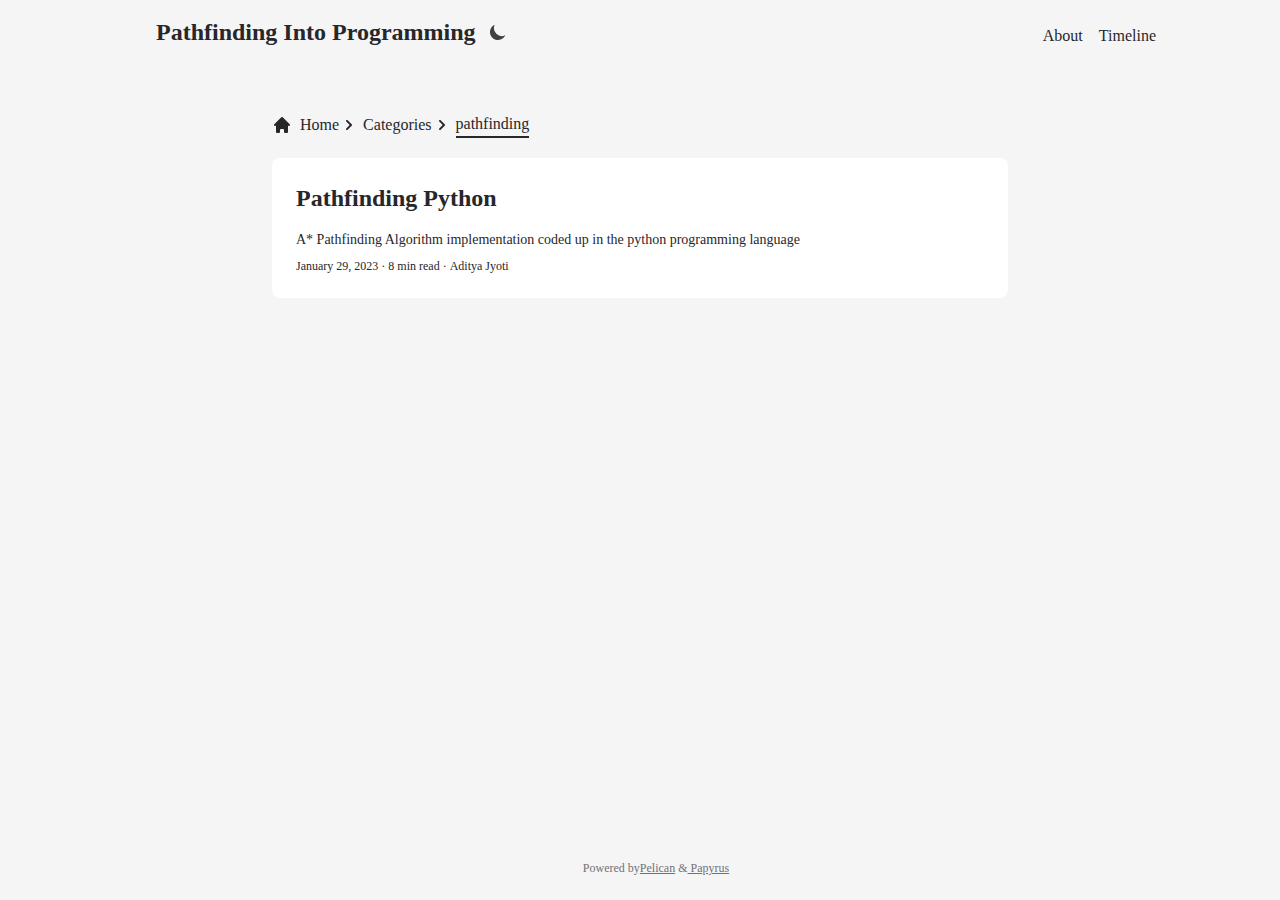
<file: category/pathfinding.html>
<!DOCTYPE html>
<html lang="english">

<head>
    <meta charset="utf-8" />
    <meta name="viewport" content="width=device-width, initial-scale=1.0" />
    <meta name="generator" content="Pelican" />
    <title>pathfinding | Pathfinding Into Programming</title>
    <link rel="stylesheet" href="https://cdnjs.cloudflare.com/ajax/libs/font-awesome/5.15.4/css/all.min.css" />
    <link rel="stylesheet" href="https://fonts.googleapis.com/css?family=Roboto+Slab|Ruda" />
    <link rel="stylesheet" type="text/css" href="https://pathfinding-into-programming.github.io/theme/css/main.css" />
    <link rel="stylesheet" type="text/css" href="https://pathfinding-into-programming.github.io/theme/css/pygment.css" />
    <link rel="stylesheet" href="https://pathfinding-into-programming.github.io/theme/css/stork.css">
    <link rel="stylesheet" media="screen and (prefers-color-scheme: dark)"
        href="https://pathfinding-into-programming.github.io/theme/css/stork-dark.css">
    <link
        href="https://pathfinding-into-programming.github.io/feeds/all.atom.xml"
        type="application/atom+xml" rel="alternate" title="Pathfinding Into Programming Atom Feed" />
    <script>
        if (localStorage.getItem('color-theme') === 'dark' || (!('color-theme' in localStorage) && window.matchMedia(
                '(prefers-color-scheme: dark)').matches)) {
            document.documentElement.classList.add('dark');
        } else {
            document.documentElement.classList.remove('dark')
        }
    </script>
</head>

<body class="min-h-screen flex flex-col max-w-7xl lg:max-w-none text-zinc-800 bg-neutral-100 
    dark:bg-neutral-900 dark:text-zinc-300 container mx-auto justify-center md:px-3 ">
    <nav class="sm:flex sm:justify-between xl:ml-32 pl-4 items-center">
        <div class="flex pt-4">
            <h1 class="font-semibold text-2xl"><a href="https://pathfinding-into-programming.github.io/">Pathfinding Into Programming</a></h1>
            <button id="theme-toggle" type="button"
                class="text-zinc-700 dark:text-zinc-400 rounded-full focus:outline-none text-sm ml-2 p-1">
                <svg id="theme-toggle-dark-icon" class="w-5 h-5 hidden" fill="currentColor" viewBox="0 0 20 20"
                    xmlns="http://www.w3.org/2000/svg">
                    <path d="M17.293 13.293A8 8 0 016.707 2.707a8.001 8.001 0 1010.586 10.586z"></path>
                </svg>
                <svg id="theme-toggle-light-icon" class="w-5 h-5 hidden" fill="currentColor" viewBox="0 0 20 20"
                    xmlns="http://www.w3.org/2000/svg">
                    <path
                        d="M10 2a1 1 0 011 1v1a1 1 0 11-2 0V3a1 1 0 011-1zm4 8a4 4 0 11-8 0 4 4 0 018 0zm-.464 4.95l.707.707a1 1 0 001.414-1.414l-.707-.707a1 1 0 00-1.414 1.414zm2.12-10.607a1 1 0 010 1.414l-.706.707a1 1 0 11-1.414-1.414l.707-.707a1 1 0 011.414 0zM17 11a1 1 0 100-2h-1a1 1 0 100 2h1zm-7 4a1 1 0 011 1v1a1 1 0 11-2 0v-1a1 1 0 011-1zM5.05 6.464A1 1 0 106.465 5.05l-.708-.707a1 1 0 00-1.414 1.414l.707.707zm1.414 8.486l-.707.707a1 1 0 01-1.414-1.414l.707-.707a1 1 0 011.414 1.414zM4 11a1 1 0 100-2H3a1 1 0 000 2h1z"
                        fill-rule="evenodd" clip-rule="evenodd"></path>
                </svg>
            </button>
        </div>
        <ul class="flex flex-wrap lg:mr-24 md:pt-0">
            <li class="mr-4 pt-6"><a  href="https://pathfinding-into-programming.github.io/pages/about.html">About</a></li>
            <li class="mr-4 pt-6"><a  href="https://pathfinding-into-programming.github.io/pages/timeline.html">Timeline</a></li>
        </ul>
    </nav>
    <div class="flex-grow md:max-w-screen-md md:mx-auto md:w-3/4 px-4">
        <nav class="text-zinc-800 dark:text-zinc-300 mt-12 pb-3 md:mt-16" aria-label="Breadcrumb">
            <ul class="p-0 inline-flex">
                <li class="flex items-center">
                    <a href="https://pathfinding-into-programming.github.io/" class="text-zinc-800 dark:text-zinc-300 inline-flex items-center">
                        <svg class="w-5 h-5 mr-2" fill="currentColor" viewBox="0 0 20 20"
                            xmlns="http://www.w3.org/2000/svg">
                            <path
                                d="M10.707 2.293a1 1 0 00-1.414 0l-7 7a1 1 0 001.414 1.414L4 10.414V17a1 1 0 001 1h2a1 1 0 001-1v-2a1 1 0 011-1h2a1 1 0 011 1v2a1 1 0 001 1h2a1 1 0 001-1v-6.586l.293.293a1 1 0 001.414-1.414l-7-7z">
                            </path>
                        </svg>
                        Home
                    </a>
                    <svg class="fill-current w-3 h-3 mr-2 ml-1" xmlns="http://www.w3.org/2000/svg"
                        viewBox="0 0 320 512">
                        <path
                            d="M285.476 272.971L91.132 467.314c-9.373 9.373-24.569 9.373-33.941 0l-22.667-22.667c-9.357-9.357-9.375-24.522-.04-33.901L188.505 256 34.484 101.255c-9.335-9.379-9.317-24.544.04-33.901l22.667-22.667c9.373-9.373 24.569-9.373 33.941 0L285.475 239.03c9.373 9.372 9.373 24.568.001 33.941z" />
                    </svg>
                </li>
                <li class="flex items-center">
                    <a href="https://pathfinding-into-programming.github.io/categories.html">Categories</a>
                    <svg class="fill-current w-3 h-3 mr-2 ml-1" xmlns="http://www.w3.org/2000/svg"
                        viewBox="0 0 320 512">
                        <path
                            d="M285.476 272.971L91.132 467.314c-9.373 9.373-24.569 9.373-33.941 0l-22.667-22.667c-9.357-9.357-9.375-24.522-.04-33.901L188.505 256 34.484 101.255c-9.335-9.379-9.317-24.544.04-33.901l22.667-22.667c9.373-9.373 24.569-9.373 33.941 0L285.475 239.03c9.373 9.372 9.373 24.568.001 33.941z" />
                    </svg>
                </li>
                <li class="border-b-2 border-zinc-800 dark:border-zinc-300">
                    pathfinding
                </li>
            </ul>
        </nav>



<div class="py-1">
  <ul>
    <a href="https://pathfinding-into-programming.github.io/pathfinding-python.html" rel="bookmark" title="Permalink to Pathfinding Python">
      <li class="transition ease-in active:-translate-y-1 active:scale-110 duration-75">
        <div class="bg-white dark:bg-zinc-800 p-4 md:p-6 mb-4 rounded-lg">
          <header class="font-semibold text-2xl mb-2">
            <h1>Pathfinding Python</h1>
          </header>
          <div class="max-w-7xl container mx-auto my-4 justify-center overflow-hidden mb-2 text-sm text-zinc-800 dark:text-zinc-400
          prose lg:max-w-none prose-headings:text-zinc-800 prose-headings:dark:text-zinc-300 
          prose-h1:text-3xl prose-headings:font-semibold 
          prose-pre:bg-zinc-200 prose-pre:text-zinc-800
          dark:prose-pre:bg-zinc-800 dark:prose-pre:text-zinc-200
          prose-blockquote:text-zinc-800
          dark:prose-blockquote:text-zinc-200
          prose-a:text-gray-500
          dark:prose-a:text-gray-400
          dark:prose-strong:text-zinc-200 
          dark:prose-code:text-zinc-200
          dark:prose-code:bg-zinc-800
          prose-code:bg-zinc-200
          prose-code:font-light
          prose-img:rounded-md
          ">
            <p>A* Pathfinding Algorithm implementation coded up in the python programming language</p>
          </div>
          <div class="flex text-xs text-zinc-800 dark:text-zinc-400">
            <time>January 29, 2023</time>
            <div>
                <span>&nbsp;·&nbsp;8 min read</span>
            </div>
            <div>
                <span>&nbsp;·&nbsp;Aditya Jyoti</span>
            </div>
          </div>
      </li>
    </a>
  </ul>
</div>

    </div>
    <footer class="flex w-full text-xs justify-center mt-10 mb-6 text-zinc-500 dark:text-zinc-400">
        <div class="px-4">
        </div>
            <span></span>Powered by
            <a class="underline" href="https://getpelican.com/">Pelican</a>&nbsp;&
            <a class="underline" href="https://github.com/aleylara/Papyrus">&nbsp;Papyrus</a>
        </div>
    </footer>


    <script>
        let themeToggleDarkIcon = document.getElementById('theme-toggle-dark-icon');
        let themeToggleLightIcon = document.getElementById('theme-toggle-light-icon');
        if (localStorage.getItem('color-theme') === 'dark' || (!('color-theme' in localStorage) && window.matchMedia(
                '(prefers-color-scheme: dark)').matches)) {
            themeToggleLightIcon.classList.remove('hidden');
        } else {
            themeToggleDarkIcon.classList.remove('hidden');
        }
        let themeToggleBtn = document.getElementById('theme-toggle');
        themeToggleBtn.addEventListener('click', function () {
            themeToggleDarkIcon.classList.toggle('hidden');
            themeToggleLightIcon.classList.toggle('hidden');
            if (localStorage.getItem('color-theme')) {
                if (localStorage.getItem('color-theme') === 'light') {
                    document.documentElement.classList.add('dark');
                    localStorage.setItem('color-theme', 'dark');
                } else {
                    document.documentElement.classList.remove('dark');
                    localStorage.setItem('color-theme', 'light');
                }
            } else {
                if (document.documentElement.classList.contains('dark')) {
                    document.documentElement.classList.remove('dark');
                    localStorage.setItem('color-theme', 'light');
                } else {
                    document.documentElement.classList.add('dark');
                    localStorage.setItem('color-theme', 'dark');
                }
            }
        });
    </script>
</body>

</html>
</file>
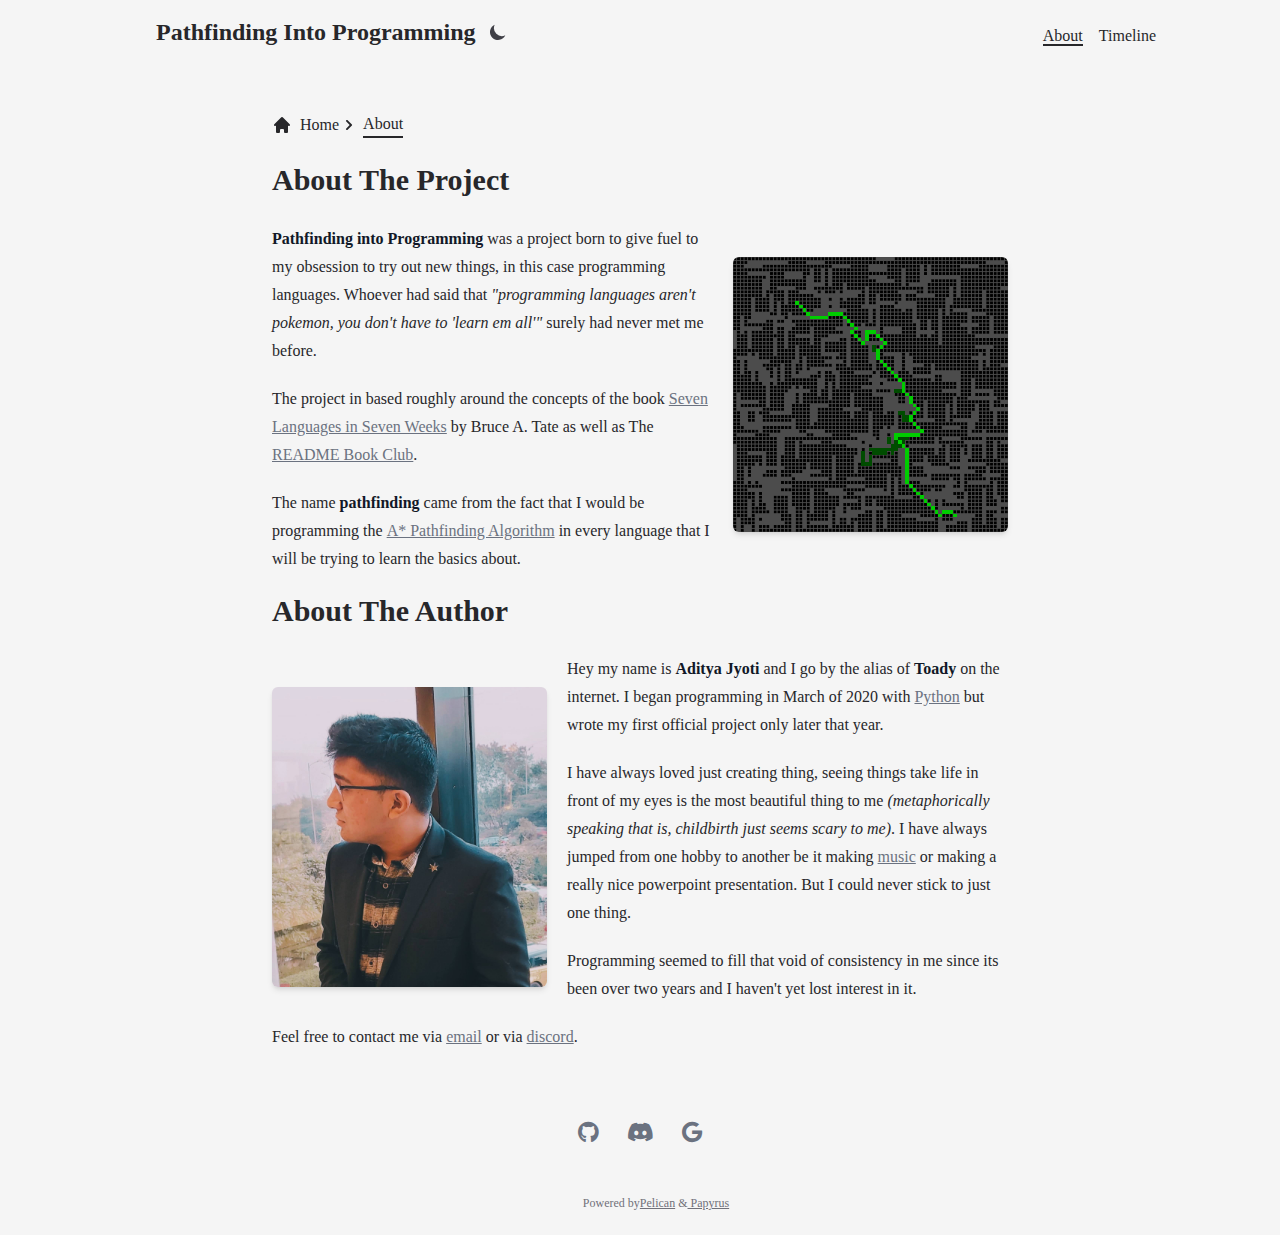
<file: pages/about.html>
<!DOCTYPE html>
<html lang="english">

<head>
    <meta charset="utf-8" />
    <meta name="viewport" content="width=device-width, initial-scale=1.0" />
    <meta name="generator" content="Pelican" />
    <title>Pathfinding Into Programming | About</title>
    <link rel="stylesheet" href="https://cdnjs.cloudflare.com/ajax/libs/font-awesome/5.15.4/css/all.min.css" />
    <link rel="stylesheet" href="https://fonts.googleapis.com/css?family=Roboto+Slab|Ruda" />
    <link rel="stylesheet" type="text/css" href="https://pathfinding-into-programming.github.io/theme/css/main.css" />
    <link rel="stylesheet" type="text/css" href="https://pathfinding-into-programming.github.io/theme/css/pygment.css" />
    <link rel="stylesheet" href="https://pathfinding-into-programming.github.io/theme/css/stork.css">
    <link rel="stylesheet" media="screen and (prefers-color-scheme: dark)"
        href="https://pathfinding-into-programming.github.io/theme/css/stork-dark.css">
    <link
        href="https://pathfinding-into-programming.github.io/feeds/all.atom.xml"
        type="application/atom+xml" rel="alternate" title="Pathfinding Into Programming Atom Feed" />
    <script>
        if (localStorage.getItem('color-theme') === 'dark' || (!('color-theme' in localStorage) && window.matchMedia(
                '(prefers-color-scheme: dark)').matches)) {
            document.documentElement.classList.add('dark');
        } else {
            document.documentElement.classList.remove('dark')
        }
    </script>
</head>

<body class="min-h-screen flex flex-col max-w-7xl lg:max-w-none text-zinc-800 bg-neutral-100 
    dark:bg-neutral-900 dark:text-zinc-300 container mx-auto justify-center md:px-3 ">
    <nav class="sm:flex sm:justify-between xl:ml-32 pl-4 items-center">
        <div class="flex pt-4">
            <h1 class="font-semibold text-2xl"><a href="https://pathfinding-into-programming.github.io/">Pathfinding Into Programming</a></h1>
            <button id="theme-toggle" type="button"
                class="text-zinc-700 dark:text-zinc-400 rounded-full focus:outline-none text-sm ml-2 p-1">
                <svg id="theme-toggle-dark-icon" class="w-5 h-5 hidden" fill="currentColor" viewBox="0 0 20 20"
                    xmlns="http://www.w3.org/2000/svg">
                    <path d="M17.293 13.293A8 8 0 016.707 2.707a8.001 8.001 0 1010.586 10.586z"></path>
                </svg>
                <svg id="theme-toggle-light-icon" class="w-5 h-5 hidden" fill="currentColor" viewBox="0 0 20 20"
                    xmlns="http://www.w3.org/2000/svg">
                    <path
                        d="M10 2a1 1 0 011 1v1a1 1 0 11-2 0V3a1 1 0 011-1zm4 8a4 4 0 11-8 0 4 4 0 018 0zm-.464 4.95l.707.707a1 1 0 001.414-1.414l-.707-.707a1 1 0 00-1.414 1.414zm2.12-10.607a1 1 0 010 1.414l-.706.707a1 1 0 11-1.414-1.414l.707-.707a1 1 0 011.414 0zM17 11a1 1 0 100-2h-1a1 1 0 100 2h1zm-7 4a1 1 0 011 1v1a1 1 0 11-2 0v-1a1 1 0 011-1zM5.05 6.464A1 1 0 106.465 5.05l-.708-.707a1 1 0 00-1.414 1.414l.707.707zm1.414 8.486l-.707.707a1 1 0 01-1.414-1.414l.707-.707a1 1 0 011.414 1.414zM4 11a1 1 0 100-2H3a1 1 0 000 2h1z"
                        fill-rule="evenodd" clip-rule="evenodd"></path>
                </svg>
            </button>
        </div>
        <ul class="flex flex-wrap lg:mr-24 md:pt-0">
            <li class="mr-4 pt-6"><a  class="border-b-2 border-zinc-800 dark:border-zinc-300"
 href="https://pathfinding-into-programming.github.io/pages/about.html">About</a></li>
            <li class="mr-4 pt-6"><a  href="https://pathfinding-into-programming.github.io/pages/timeline.html">Timeline</a></li>
        </ul>
    </nav>
    <div class="flex-grow md:max-w-screen-md md:mx-auto md:w-3/4 px-4">
        <nav class="text-zinc-800 dark:text-zinc-300 mt-12 pb-3 md:mt-16" aria-label="Breadcrumb">
            <ul class="p-0 inline-flex">
                <li class="flex items-center">
                    <a href="https://pathfinding-into-programming.github.io/" class="text-zinc-800 dark:text-zinc-300 inline-flex items-center">
                        <svg class="w-5 h-5 mr-2" fill="currentColor" viewBox="0 0 20 20"
                            xmlns="http://www.w3.org/2000/svg">
                            <path
                                d="M10.707 2.293a1 1 0 00-1.414 0l-7 7a1 1 0 001.414 1.414L4 10.414V17a1 1 0 001 1h2a1 1 0 001-1v-2a1 1 0 011-1h2a1 1 0 011 1v2a1 1 0 001 1h2a1 1 0 001-1v-6.586l.293.293a1 1 0 001.414-1.414l-7-7z">
                            </path>
                        </svg>
                        Home
                    </a>
                    <svg class="fill-current w-3 h-3 mr-2 ml-1" xmlns="http://www.w3.org/2000/svg"
                        viewBox="0 0 320 512">
                        <path
                            d="M285.476 272.971L91.132 467.314c-9.373 9.373-24.569 9.373-33.941 0l-22.667-22.667c-9.357-9.357-9.375-24.522-.04-33.901L188.505 256 34.484 101.255c-9.335-9.379-9.317-24.544.04-33.901l22.667-22.667c9.373-9.373 24.569-9.373 33.941 0L285.475 239.03c9.373 9.372 9.373 24.568.001 33.941z" />
                    </svg>
                </li>
                <li class="border-b-2 border-zinc-800 dark:border-zinc-300">
                    About
                </li>
            </ul>
        </nav>

<main class="text-zinc-800 dark:text-zinc-300">
    <div class="max-w-7xl container mx-auto my-2 text-zinc-800 dark:text-zinc-300  
            prose lg:max-w-none prose-headings:text-zinc-800 prose-headings:dark:text-zinc-300 
            prose-h1:text-3xl lg:prose-h1:text-3xl prose-headings:font-semibold 
            prose-pre:bg-zinc-200 prose-pre:text-zinc-800
            dark:prose-pre:bg-zinc-800 dark:prose-pre:text-zinc-200
            prose-blockquote:text-zinc-800
            dark:prose-blockquote:text-zinc-200
            prose-a:text-gray-500
            dark:prose-a:text-gray-400
            dark:prose-strong:text-zinc-200 
            dark:prose-code:text-zinc-200
            dark:prose-code:bg-zinc-800
            prose-code:bg-zinc-200
            prose-code:font-light
            prose-img:rounded-md
            ">
        
        <h1 id="about-the-project">About The Project</h1>
<p><img alt="base pathfinding" class="image-right image-medium" src="https://pathfinding-into-programming.github.io/assets/about/base-pathfinding.png" style="width: 275px"/></p>
<p><strong>Pathfinding into Programming</strong> was a project born to give fuel to my obsession to try out new things, in this case programming languages. Whoever had said that <i>"programming languages aren't pokemon, you don't have to 'learn em all'"</i> surely had never met me before.</p>
<p>The project in based roughly around the concepts of the book <a class="underline" href="https://pragprog.com/titles/btlang/seven-languages-in-seven-weeks/">Seven Languages in Seven Weeks</a> by Bruce A. Tate as well as The <a class="underline" href="https://www.youtube.com/watch?v=crk0t5j3icg">README Book Club</a>.</p>
<p>The name <strong>pathfinding</strong> came from the fact that I would be programming the <a class="underline" href="https://en.wikipedia.org/wiki/A*_search_algorithm">A* Pathfinding Algorithm</a> in every language that I will be trying to learn the basics about. </p>
<h1 id="about-the-author">About The Author</h1>
<p><img alt="author profile" class="image-left image-medium" src="https://pathfinding-into-programming.github.io/assets/about/profile-pic.jpg" style="width: 275px"/></p>
<p>Hey my name is <strong>Aditya Jyoti</strong> and I go by the alias of <strong>Toady</strong> on the internet. I began programming in March of 2020 with <a class="underline" href="https://en.wikipedia.org/wiki/Python_(programming_language)">Python</a> but wrote my first official project only later that year.</p>
<p>I have always loved just creating thing, seeing things take life in front of my eyes is the most beautiful thing to me <i>(metaphorically speaking that is, childbirth just seems scary to me)</i>. I have always jumped from one hobby to another be it making <a class="underline" href="https://soundcloud.com/drcrossbones/back-to-the-future?utm_source=clipboard&amp;utm_medium=text&amp;utm_campaign=social_sharing">music</a> or making a really nice powerpoint presentation. But I could never stick to just one thing.</p>
<p>Programming seemed to fill that void of consistency in me since its been over two years and I haven't yet lost interest in it.</p>
<p>Feel free to contact me via <a class="underline" href="mailto:rev.toady.py@gmail.com">email</a> or via <a class="underline" href="https://discordapp.com/users/593036316980019220"> discord</a>.</p>
<p><br/></p>
<div style="text-align: center;">
<a href="https://github.com/Reverend-Toady/">
<i alt="github" class="fab fa-github fa-lg" style="
        width: 48px;
        display: inline-block;
        margin-left: auto;
        margin-right: auto;">
</i></a>
<a href="https://discordapp.com/users/593036316980019220">
<i alt="discord" class="fab fa-discord fa-lg" style="
        width: 48px;
        display: inline-block;
        margin-left: auto;
        margin-right: auto;">
</i></a>
<a href="mailto:rev.toady.py@gmail.com">
<i alt="gmail" class="fab fa-google fa-lg" style="
        width: 48px;
        display: inline-block;
        margin-left: auto;
        margin-right: auto;">
</i></a>
</div>
        <!-- <div class="aspect-w-16 aspect-h-9 mx-auto"></div> CSS placeholder -->
    </div>
    <div>
    </div>
</main>

    </div>
    <footer class="flex w-full text-xs justify-center mt-10 mb-6 text-zinc-500 dark:text-zinc-400">
        <div class="px-4">
        </div>
            <span></span>Powered by
            <a class="underline" href="https://getpelican.com/">Pelican</a>&nbsp;&
            <a class="underline" href="https://github.com/aleylara/Papyrus">&nbsp;Papyrus</a>
        </div>
    </footer>


    <script>
        let themeToggleDarkIcon = document.getElementById('theme-toggle-dark-icon');
        let themeToggleLightIcon = document.getElementById('theme-toggle-light-icon');
        if (localStorage.getItem('color-theme') === 'dark' || (!('color-theme' in localStorage) && window.matchMedia(
                '(prefers-color-scheme: dark)').matches)) {
            themeToggleLightIcon.classList.remove('hidden');
        } else {
            themeToggleDarkIcon.classList.remove('hidden');
        }
        let themeToggleBtn = document.getElementById('theme-toggle');
        themeToggleBtn.addEventListener('click', function () {
            themeToggleDarkIcon.classList.toggle('hidden');
            themeToggleLightIcon.classList.toggle('hidden');
            if (localStorage.getItem('color-theme')) {
                if (localStorage.getItem('color-theme') === 'light') {
                    document.documentElement.classList.add('dark');
                    localStorage.setItem('color-theme', 'dark');
                } else {
                    document.documentElement.classList.remove('dark');
                    localStorage.setItem('color-theme', 'light');
                }
            } else {
                if (document.documentElement.classList.contains('dark')) {
                    document.documentElement.classList.remove('dark');
                    localStorage.setItem('color-theme', 'light');
                } else {
                    document.documentElement.classList.add('dark');
                    localStorage.setItem('color-theme', 'dark');
                }
            }
        });
    </script>
</body>

</html>
</file>
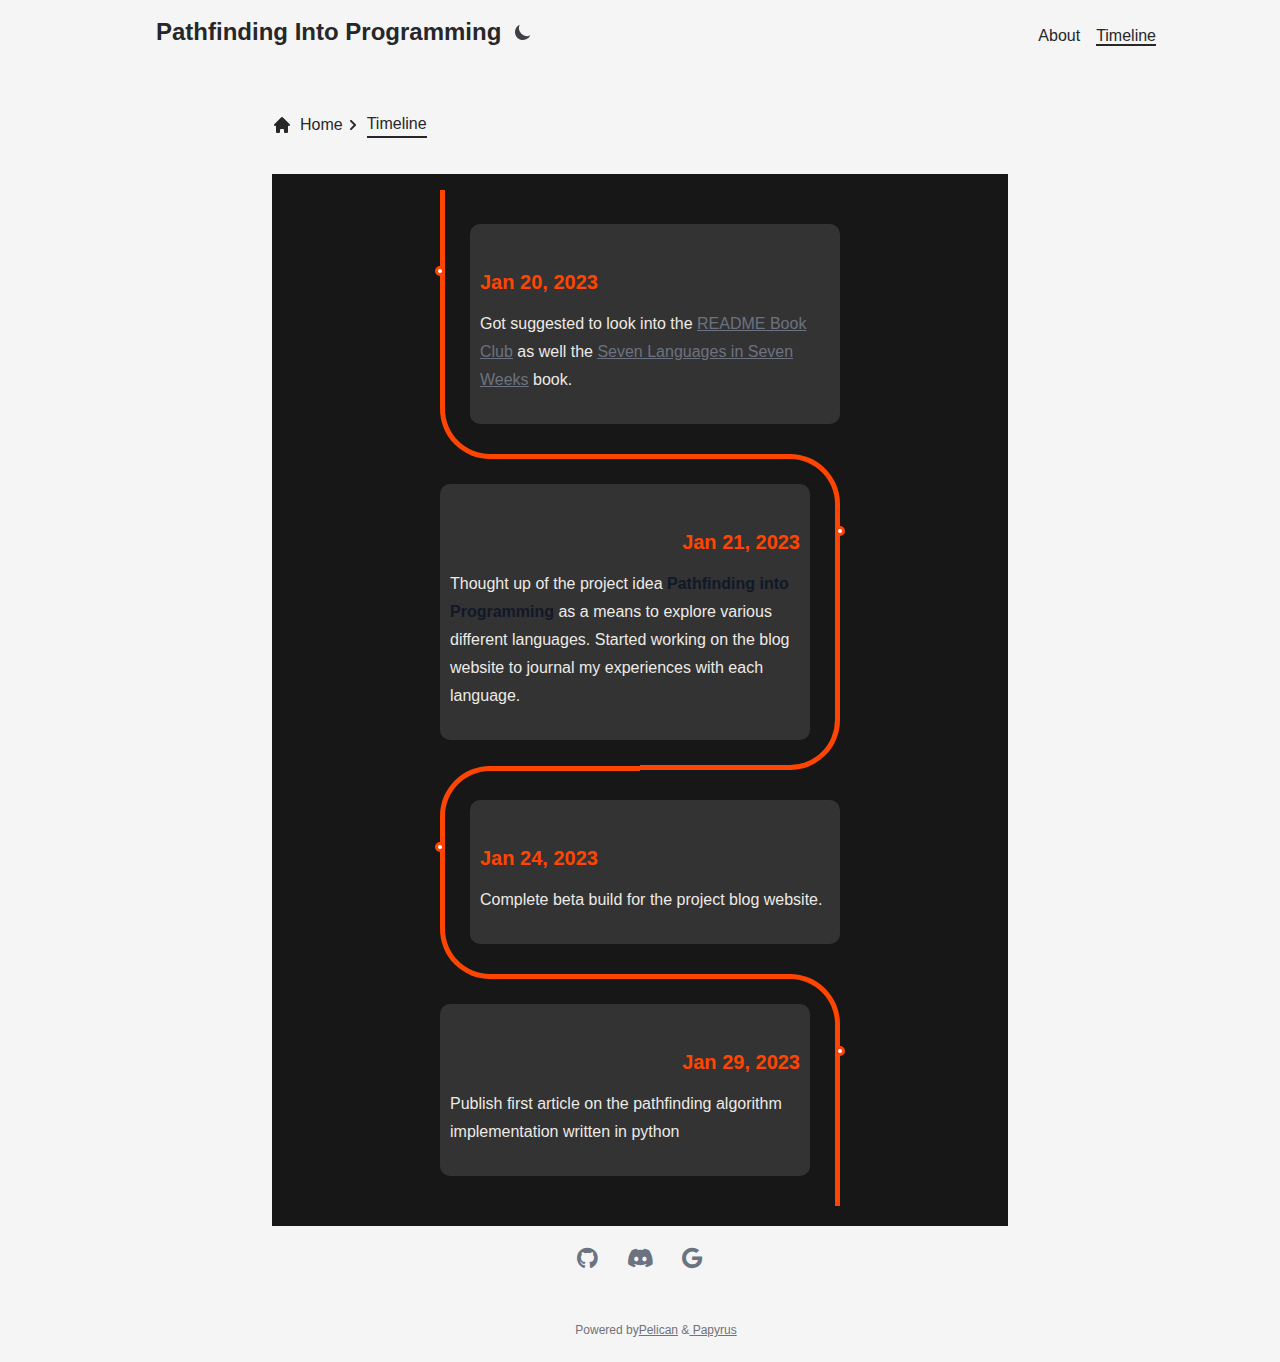
<file: pages/timeline.html>
<!DOCTYPE html>
<html lang="english">

<head>
    <meta charset="utf-8" />
    <meta name="viewport" content="width=device-width, initial-scale=1.0" />
    <meta name="generator" content="Pelican" />
    <title>Pathfinding Into Programming | Timeline</title>
    <link rel="stylesheet" href="https://cdnjs.cloudflare.com/ajax/libs/font-awesome/5.15.4/css/all.min.css" />
    <link rel="stylesheet" href="https://fonts.googleapis.com/css?family=Roboto+Slab|Ruda" />
    <link rel="stylesheet" type="text/css" href="https://pathfinding-into-programming.github.io/theme/css/main.css" />
    <link rel="stylesheet" type="text/css" href="https://pathfinding-into-programming.github.io/theme/css/pygment.css" />
    <link rel="stylesheet" href="https://pathfinding-into-programming.github.io/theme/css/stork.css">
    <link rel="stylesheet" media="screen and (prefers-color-scheme: dark)"
        href="https://pathfinding-into-programming.github.io/theme/css/stork-dark.css">
    <link
        href="https://pathfinding-into-programming.github.io/feeds/all.atom.xml"
        type="application/atom+xml" rel="alternate" title="Pathfinding Into Programming Atom Feed" />
    <script>
        if (localStorage.getItem('color-theme') === 'dark' || (!('color-theme' in localStorage) && window.matchMedia(
                '(prefers-color-scheme: dark)').matches)) {
            document.documentElement.classList.add('dark');
        } else {
            document.documentElement.classList.remove('dark')
        }
    </script>
</head>

<body class="min-h-screen flex flex-col max-w-7xl lg:max-w-none text-zinc-800 bg-neutral-100 
    dark:bg-neutral-900 dark:text-zinc-300 container mx-auto justify-center md:px-3 ">
    <nav class="sm:flex sm:justify-between xl:ml-32 pl-4 items-center">
        <div class="flex pt-4">
            <h1 class="font-semibold text-2xl"><a href="https://pathfinding-into-programming.github.io/">Pathfinding Into Programming</a></h1>
            <button id="theme-toggle" type="button"
                class="text-zinc-700 dark:text-zinc-400 rounded-full focus:outline-none text-sm ml-2 p-1">
                <svg id="theme-toggle-dark-icon" class="w-5 h-5 hidden" fill="currentColor" viewBox="0 0 20 20"
                    xmlns="http://www.w3.org/2000/svg">
                    <path d="M17.293 13.293A8 8 0 016.707 2.707a8.001 8.001 0 1010.586 10.586z"></path>
                </svg>
                <svg id="theme-toggle-light-icon" class="w-5 h-5 hidden" fill="currentColor" viewBox="0 0 20 20"
                    xmlns="http://www.w3.org/2000/svg">
                    <path
                        d="M10 2a1 1 0 011 1v1a1 1 0 11-2 0V3a1 1 0 011-1zm4 8a4 4 0 11-8 0 4 4 0 018 0zm-.464 4.95l.707.707a1 1 0 001.414-1.414l-.707-.707a1 1 0 00-1.414 1.414zm2.12-10.607a1 1 0 010 1.414l-.706.707a1 1 0 11-1.414-1.414l.707-.707a1 1 0 011.414 0zM17 11a1 1 0 100-2h-1a1 1 0 100 2h1zm-7 4a1 1 0 011 1v1a1 1 0 11-2 0v-1a1 1 0 011-1zM5.05 6.464A1 1 0 106.465 5.05l-.708-.707a1 1 0 00-1.414 1.414l.707.707zm1.414 8.486l-.707.707a1 1 0 01-1.414-1.414l.707-.707a1 1 0 011.414 1.414zM4 11a1 1 0 100-2H3a1 1 0 000 2h1z"
                        fill-rule="evenodd" clip-rule="evenodd"></path>
                </svg>
            </button>
        </div>
        <ul class="flex flex-wrap lg:mr-24 md:pt-0">
            <li class="mr-4 pt-6"><a  href="https://pathfinding-into-programming.github.io/pages/about.html">About</a></li>
            <li class="mr-4 pt-6"><a  class="border-b-2 border-zinc-800 dark:border-zinc-300"
 href="https://pathfinding-into-programming.github.io/pages/timeline.html">Timeline</a></li>
        </ul>
    </nav>
    <div class="flex-grow md:max-w-screen-md md:mx-auto md:w-3/4 px-4">
        <nav class="text-zinc-800 dark:text-zinc-300 mt-12 pb-3 md:mt-16" aria-label="Breadcrumb">
            <ul class="p-0 inline-flex">
                <li class="flex items-center">
                    <a href="https://pathfinding-into-programming.github.io/" class="text-zinc-800 dark:text-zinc-300 inline-flex items-center">
                        <svg class="w-5 h-5 mr-2" fill="currentColor" viewBox="0 0 20 20"
                            xmlns="http://www.w3.org/2000/svg">
                            <path
                                d="M10.707 2.293a1 1 0 00-1.414 0l-7 7a1 1 0 001.414 1.414L4 10.414V17a1 1 0 001 1h2a1 1 0 001-1v-2a1 1 0 011-1h2a1 1 0 011 1v2a1 1 0 001 1h2a1 1 0 001-1v-6.586l.293.293a1 1 0 001.414-1.414l-7-7z">
                            </path>
                        </svg>
                        Home
                    </a>
                    <svg class="fill-current w-3 h-3 mr-2 ml-1" xmlns="http://www.w3.org/2000/svg"
                        viewBox="0 0 320 512">
                        <path
                            d="M285.476 272.971L91.132 467.314c-9.373 9.373-24.569 9.373-33.941 0l-22.667-22.667c-9.357-9.357-9.375-24.522-.04-33.901L188.505 256 34.484 101.255c-9.335-9.379-9.317-24.544.04-33.901l22.667-22.667c9.373-9.373 24.569-9.373 33.941 0L285.475 239.03c9.373 9.372 9.373 24.568.001 33.941z" />
                    </svg>
                </li>
                <li class="border-b-2 border-zinc-800 dark:border-zinc-300">
                    Timeline
                </li>
            </ul>
        </nav>

<main class="text-zinc-800 dark:text-zinc-300">
    <div class="max-w-7xl container mx-auto my-2 text-zinc-800 dark:text-zinc-300  
            prose lg:max-w-none prose-headings:text-zinc-800 prose-headings:dark:text-zinc-300 
            prose-h1:text-3xl lg:prose-h1:text-3xl prose-headings:font-semibold 
            prose-pre:bg-zinc-200 prose-pre:text-zinc-800
            dark:prose-pre:bg-zinc-800 dark:prose-pre:text-zinc-200
            prose-blockquote:text-zinc-800
            dark:prose-blockquote:text-zinc-200
            prose-a:text-gray-500
            dark:prose-a:text-gray-400
            dark:prose-strong:text-zinc-200 
            dark:prose-code:text-zinc-200
            dark:prose-code:bg-zinc-800
            prose-code:bg-zinc-200
            prose-code:font-light
            prose-img:rounded-md
            ">
        
        <style>
    :root {
    --primary-color: #171717;
    --background-color: #111;
    --font: sans-serif;
    }

    * {
    margin: 0;
    padding: 0;
    }

    body {
    background: var(--background-color);
    font-family: var(--font);
    display: flex;
    justify-content: center;
    }

    /* Timeline Container */
    .timeline {
    background: var(--primary-color);
    margin: 20px auto;
    padding: 20px;
    align-items: center;
    display: flex;
    justify-content: center;
    }

    /* Card container */
    .card {
    position: relative;
    max-width: 400px;
    }

    /* setting padding based on even or odd */
    .card:nth-child(odd) {
    padding: 30px 0 30px 30px;
    }
    .card:nth-child(even) {
    padding: 30px 30px 30px 0;
    }
    /* Global ::before */
    .card::before {
    content: "";
    position: absolute;
    width: 50%;
    border: solid orangered;
    }

    /* Setting the border of top, bottom, left */
    .card:nth-child(odd)::before {
    left: 0px;
    top: -4.5px;
    bottom: -4.5px;
    border-width: 5px 0 5px 5px;
    border-radius: 50px 0 0 50px;
    }

    /* Setting the border of top, bottom, right */
    .card:nth-child(even)::before {
    right: 0;
    top: 0;
    bottom: 0;
    border-width: 5px 5px 5px 0;
    border-radius: 0 50px 50px 0;
    }

    /* Removing the border if it is the first card */
    .card:first-child::before {
    border-top: 0;
    border-top-left-radius: 0;
    }

    /* Removing the border if it is the last card  and it's odd */
    .card:last-child:nth-child(odd)::before {
    border-bottom: 0;
    border-bottom-left-radius: 0;
    }

    /* Removing the border if it is the last card  and it's even */
    .card:last-child:nth-child(even)::before {
    border-bottom: 0;
    border-bottom-right-radius: 0;
    }

    /* Information about the timeline */
    .info {
    display: flex;
    flex-direction: column;
    background: #333;
    color: #edeae6;
    border-radius: 10px;
    padding: 10px;
    }

    /* Title of the card */
    .title {
    color: orangered;
    position: relative;
    }

    /* Timeline dot  */
    .title::before {
    content: "";
    position: absolute;
    width: 10px;
    height: 10px;
    background: white;
    border-radius: 999px;
    border: 3px solid orangered;
    }

    /* text right if the card is even  */
    .card:nth-child(even) > .info > .title {
    text-align: right;
    }

    /* setting dot to the left if the card is odd */
    .card:nth-child(odd) > .info > .title::before {
    left: -45px;
    }

    /* setting dot to the right if the card is odd */
    .card:nth-child(even) > .info > .title::before {
    right: -45px;
    }
</style>
<div class="timeline">
<div class="outer">
<div class="card">
<div class="info">
<h3 class="title" id="jan-20-2023">Jan 20, 2023</h3>
<p>Got suggested to look into the <a class="underline" href="https://www.youtube.com/watch?v=crk0t5j3icg">README Book Club</a> as well the <a class="underline" href="https://pragprog.com/titles/btlang/seven-languages-in-seven-weeks/">Seven Languages in Seven Weeks</a> book.</p>
</div>
</div>
<div class="card">
<div class="info">
<h3 class="title" id="jan-21-2023">Jan 21, 2023</h3>
<p>Thought up of the project idea <strong>Pathfinding into Programming</strong> as a means to explore various different languages. Started working on the blog website to journal my experiences with each language.</p>
</div>
</div>
<div class="card">
<div class="info">
<h3 class="title" id="jan-24-2023">Jan 24, 2023</h3>
<p>Complete beta build for the project blog website.</p>
</div>
</div>
<div class="card">
<div class="info">
<h3 class="title" id="jan-29-2023">Jan 29, 2023</h3>
<p>Publish first article on the pathfinding algorithm implementation written in python</p>
</div>
</div>
</div>
</div>
<div style="text-align: center;">
<a href="https://github.com/Reverend-Toady/">
<i alt="github" class="fab fa-github fa-lg" style="
        width: 48px;
        display: inline-block;
        margin-left: auto;
        margin-right: auto;">
</i></a>
<a href="https://discordapp.com/users/593036316980019220">
<i alt="discord" class="fab fa-discord fa-lg" style="
        width: 48px;
        display: inline-block;
        margin-left: auto;
        margin-right: auto;">
</i></a>
<a href="mailto:rev.toady.py@gmail.com">
<i alt="gmail" class="fab fa-google fa-lg" style="
        width: 48px;
        display: inline-block;
        margin-left: auto;
        margin-right: auto;">
</i></a>
</div>
        <!-- <div class="aspect-w-16 aspect-h-9 mx-auto"></div> CSS placeholder -->
    </div>
    <div>
    </div>
</main>

    </div>
    <footer class="flex w-full text-xs justify-center mt-10 mb-6 text-zinc-500 dark:text-zinc-400">
        <div class="px-4">
        </div>
            <span></span>Powered by
            <a class="underline" href="https://getpelican.com/">Pelican</a>&nbsp;&
            <a class="underline" href="https://github.com/aleylara/Papyrus">&nbsp;Papyrus</a>
        </div>
    </footer>


    <script>
        let themeToggleDarkIcon = document.getElementById('theme-toggle-dark-icon');
        let themeToggleLightIcon = document.getElementById('theme-toggle-light-icon');
        if (localStorage.getItem('color-theme') === 'dark' || (!('color-theme' in localStorage) && window.matchMedia(
                '(prefers-color-scheme: dark)').matches)) {
            themeToggleLightIcon.classList.remove('hidden');
        } else {
            themeToggleDarkIcon.classList.remove('hidden');
        }
        let themeToggleBtn = document.getElementById('theme-toggle');
        themeToggleBtn.addEventListener('click', function () {
            themeToggleDarkIcon.classList.toggle('hidden');
            themeToggleLightIcon.classList.toggle('hidden');
            if (localStorage.getItem('color-theme')) {
                if (localStorage.getItem('color-theme') === 'light') {
                    document.documentElement.classList.add('dark');
                    localStorage.setItem('color-theme', 'dark');
                } else {
                    document.documentElement.classList.remove('dark');
                    localStorage.setItem('color-theme', 'light');
                }
            } else {
                if (document.documentElement.classList.contains('dark')) {
                    document.documentElement.classList.remove('dark');
                    localStorage.setItem('color-theme', 'light');
                } else {
                    document.documentElement.classList.add('dark');
                    localStorage.setItem('color-theme', 'dark');
                }
            }
        });
    </script>
</body>

</html>
</file>
